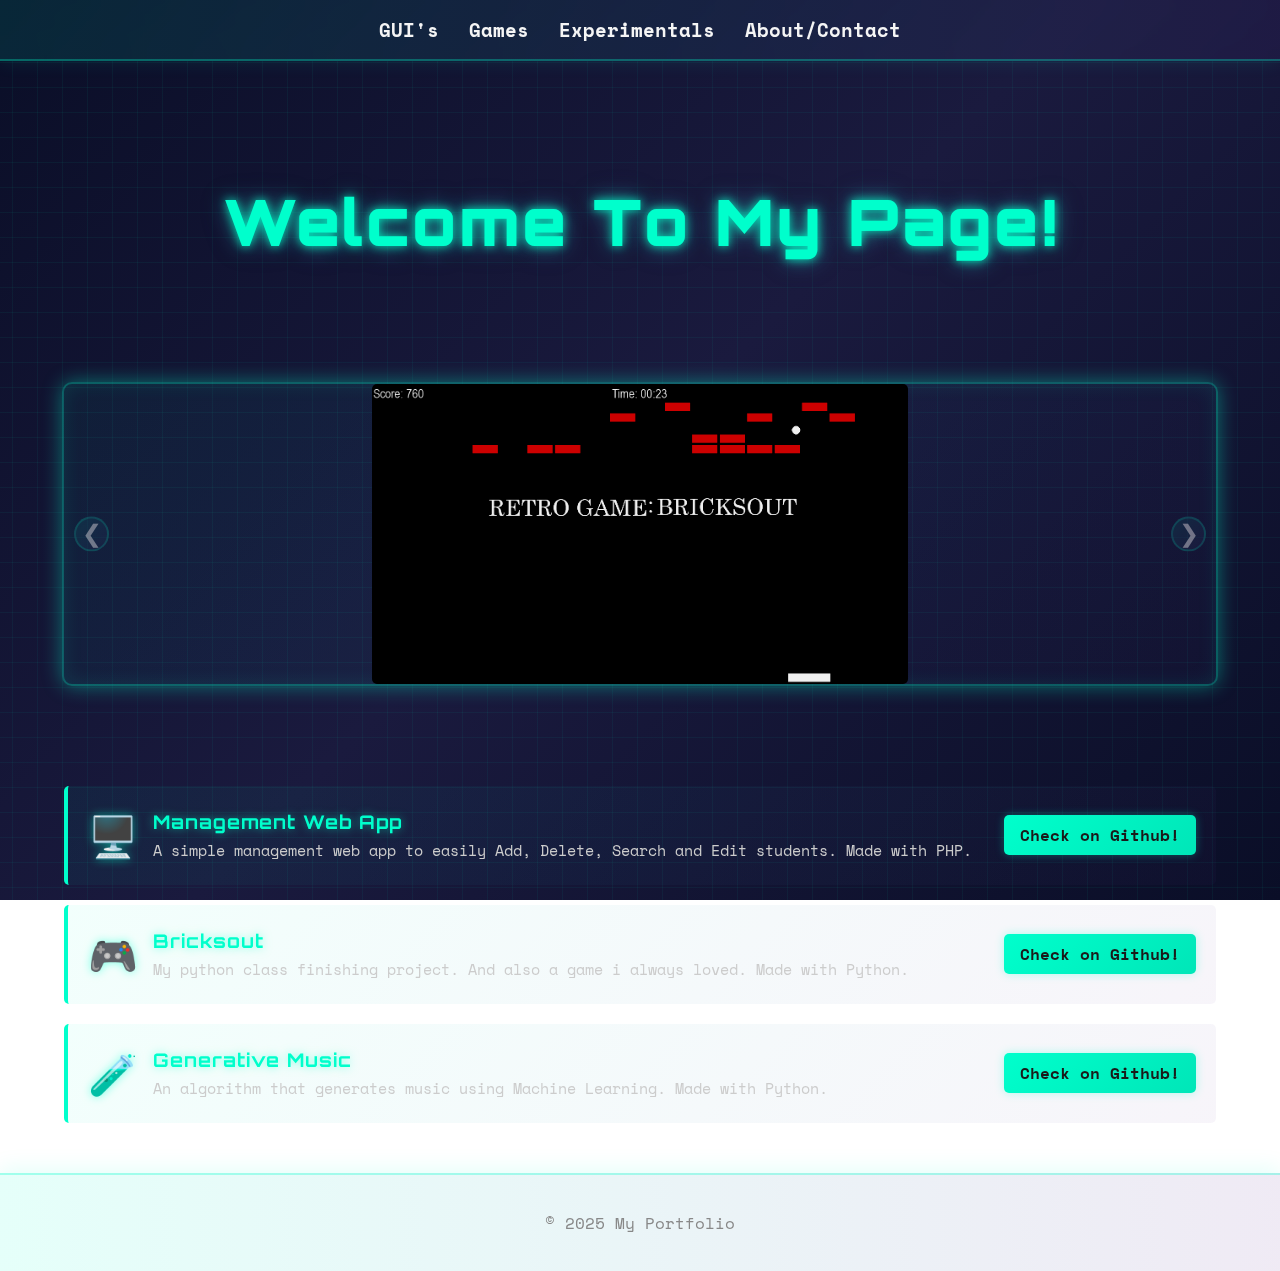
<file: index.html>
<!DOCTYPE html>
<html lang="en">
<head>
  <meta charset="UTF-8">
  <meta name="viewport" content="width=device-width, initial-scale=1.0">
  <title>My Portfolio</title>
  <link rel="stylesheet" href="css/style.css">
   <link rel="icon" type="image/png" sizes="32x32" href="favicon/favicon-32x32.png">
  <link rel="icon" type="image/png" sizes="16x16" href="favicon/favicon-16x16.png">
  <link rel="icon" href="favicon/favicon.ico">
</head>
<body>

  <!-- Top Menu -->
  <nav class="menu">
    <ul>
      <li><a href="pages/gui.html">GUI's</a></li>
      <li><a href="pages/games.html">Games</a></li>
      <li><a href="pages/exp.html">Experimentals</a></li>
      <li><a href="pages/about.html">About/Contact</a></li>
    </ul>
  </nav>

  <!-- Welcome Section -->
  <section class="welcome">
    <h1>Welcome To My Page!</h1>
  </section>

  <!-- Sliding Projects Section -->
  <section class="slider">
    <div class="slides">
      <a href="https://github.com/UnidentifiedObject/BricksOut" target="_blank" class="slide"><img src="img/bricksout.png" alt="Project 1"></a>
      <a href="https://github.com/UnidentifiedObject/Cannon" target="_blank" class="slide"><img src="img/canon.png" alt="Project 2"></a>
      <a href="https://github.com/UnidentifiedObject/Password_generator" target="_blank" class="slide"><img src="img/password.png" alt="Project 3"></a>
       <a href="https://github.com/UnidentifiedObject/Blocks" target="_blank" class="slide"><img src="img/blocks.png" alt="Project 4"></a>
    </div>

    <!--Navigation Arrows-->
    <button class="arrow prev">&#10094;</button>
    <button class="arrow next">&#10095;</button>
  </section>

<!-- Featured Projects -->
<section class="projects">
  <div class="project-item">
    <span class="emoji">🖥️</span>
    <div class="project-info">
      <h3>Management Web App</h3>
      <p>A simple management web app to easily Add, Delete, Search and Edit students. Made with PHP.</p>
    </div>
    <a href="https://github.com/UnidentifiedObject/StudentListApp" target="_blank" class="btn">Check on Github!</a>
  </div>

  <div class="project-item">
    <span class="emoji">🎮</span>
    <div class="project-info">
      <h3>Bricksout</h3>
      <p>My python class finishing project. And also a game i always loved. Made with Python.</p>
    </div>
    <a href="https://github.com/UnidentifiedObject/BricksOut" target="_blank" class="btn">Check on Github!</a>
  </div>

  <div class="project-item">
    <span class="emoji">🧪</span>
    <div class="project-info">
      <h3>Generative Music</h3>
      <p>An algorithm that generates music using Machine Learning. Made with Python.</p>
    </div>
    <a href="https://github.com/UnidentifiedObject/Generative-Music" target="_blank" class="btn">Check on Github!</a>
  </div>
</section>

  <!-- Footer -->
  <footer>
    <p>&copy; 2025 My Portfolio</p>
  </footer>

  <script src="js/slider.js"></script>
</body>
</html>
</file>
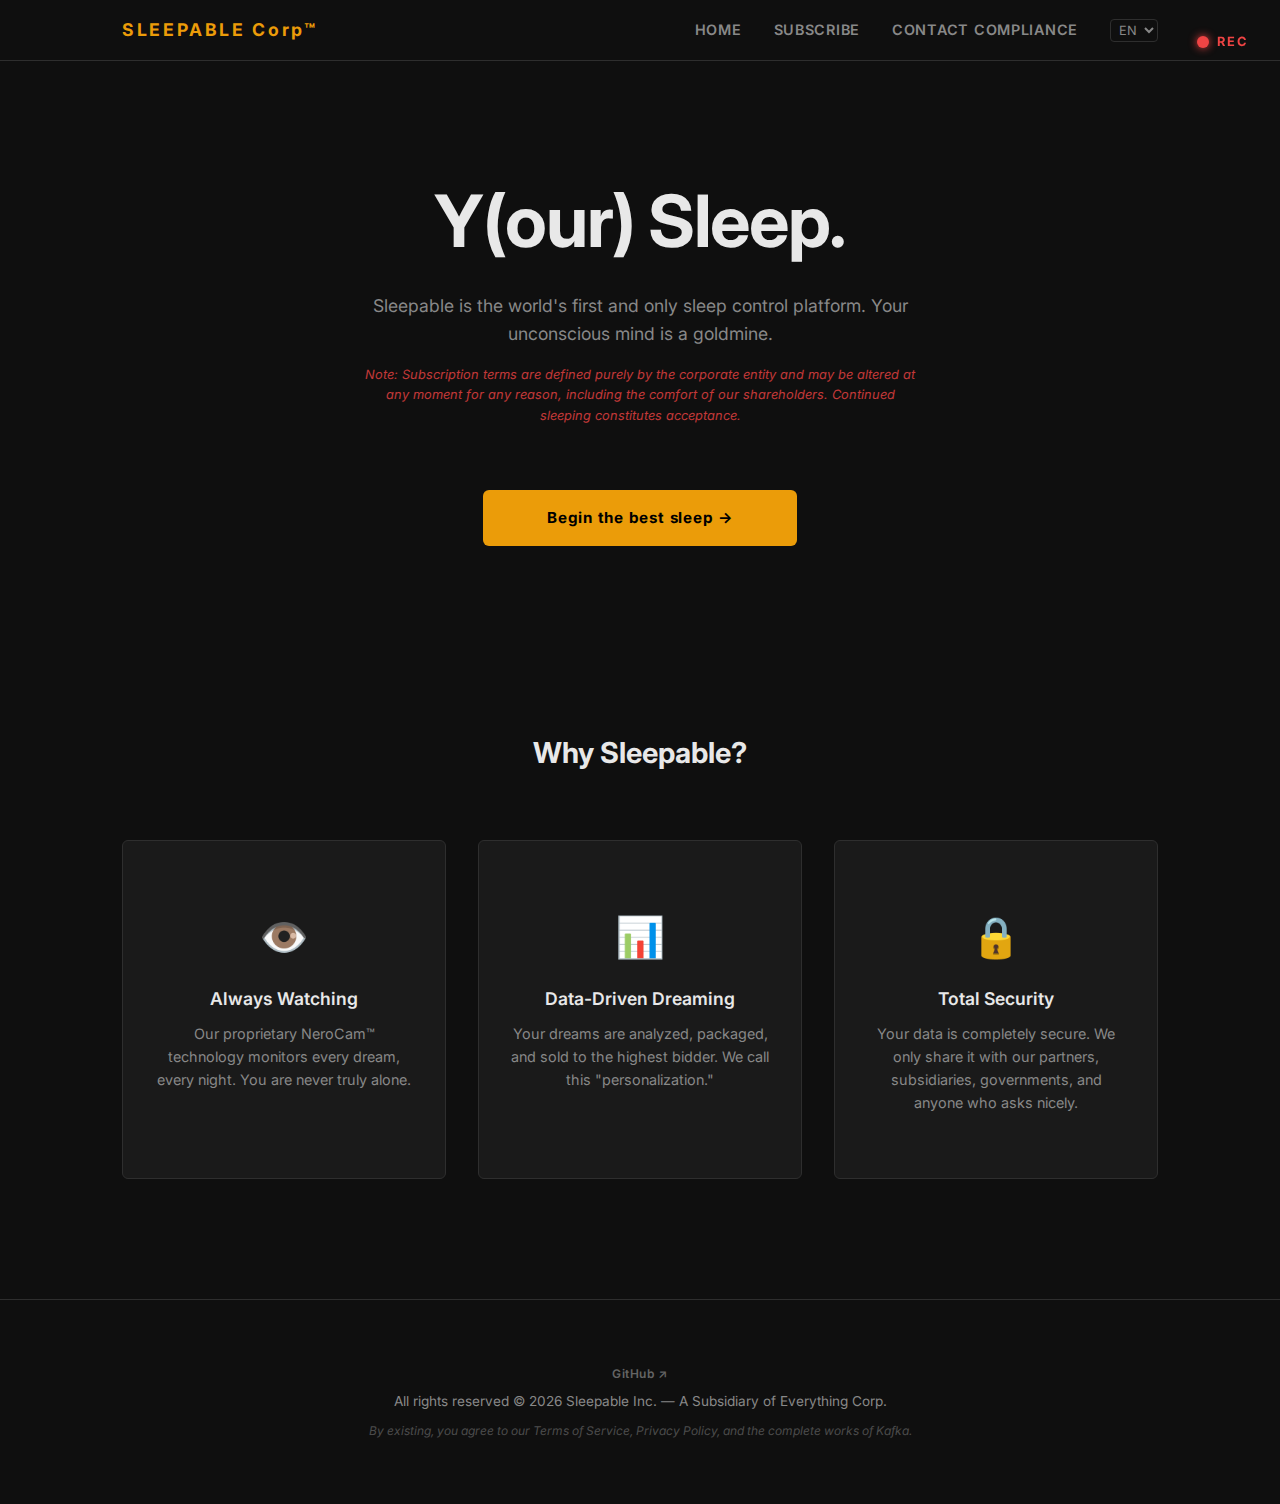
<file: sleepable/index.html>
<!DOCTYPE html>
<html lang="en">

<head>
    <meta charset="UTF-8">
    <meta name="viewport" content="width=device-width, initial-scale=1.0">
    <!-- Note: the title isn't easily translatable via CSS spans without JS, so we keep it bilingual or English -->
    <title>Sleepable.</title>
    <link rel="icon"
        href="data:image/svg+xml,<svg xmlns=%22http://www.w3.org/2000/svg%22 viewBox=%220 0 100 100%22><text y=%22.9em%22 font-size=%2290%22>👁️</text></svg>">
    <link rel="stylesheet" href="style.css">
    <link rel="preconnect" href="https://fonts.googleapis.com">
    <link href="https://fonts.googleapis.com/css2?family=Inter:wght@300;400;600;700&display=swap" rel="stylesheet">
    <script src="language.js" defer></script>
</head>

<body>

    <div class="recording-indicator">
        <span class="recording-dot"></span>
        <span class="en">REC</span>
        <span class="tr">KAYIT</span>
    </div>

    <header class="site-header">
        <div class="header-inner">
            <span class="logo">SLEEPABLE Corp™</span>
            <nav>
                <ul class="nav-links">
                    <li><a href="index.html">
                            <span class="en">Home</span><span class="tr">Anasayfa</span>
                        </a></li>
                    <li><a href="moneymoneymoney.html">
                            <span class="en">Subscribe</span><span class="tr">Abone Ol</span>
                        </a></li>
                    <li><a href="contact.html">
                            <span class="en">Contact Compliance</span><span class="tr">İletişim</span>
                        </a></li>
                    <li>
                        <select id="lang-select" class="lang-switcher">
                            <option value="en">EN</option>
                            <option value="tr">TR</option>
                        </select>
                    </li>
                </ul>
            </nav>
        </div>
    </header>

    <main>

        <section class="hero">
            <h1 class="hero-title glitch">
                <span class="en">Y(our) Sleep.</span>
                <span class="tr">Uykun(uz).</span>
            </h1>
            <p class="hero-subtitle">
                <span class="en">
                    Sleepable is the world's first and only sleep control platform.
                    Your unconscious mind is a goldmine.
                </span>
                <span class="tr">
                    Sleepable, dünyanın ilk ve tek uyku kontrol platformudur.<br>
                    Bilinçaltınız bir altın madeni.
                </span>
            </p>
            <p class="hero-disclaimer">
                <span class="en">
                    Note: Subscription terms are defined purely by the corporate entity and may be altered
                    at any moment for any reason, including the comfort of our shareholders.
                    Continued sleeping constitutes acceptance.
                </span>
                <span class="tr">
                    Not: Abonelik şartları tamamen kurum tarafından belirlenir ve herhangi bir zamanda,
                    hissedarlarımızın konforu dahil olmak üzere herhangi bir nedenle değiştirilebilir.
                    Uyumaya devam etmek şartları kabul ettiğiniz anlamına gelir.
                </span>
            </p>
            <a href="moneymoneymoney.html" class="cta-button">
                <span class="en">Begin the best sleep →</span><span class="tr">En iyi uykuya başla! →</span>
            </a>
        </section>

        <section class="features">
            <h2 class="section-title">
                <span class="en">Why Sleepable?</span><span class="tr">Neden Sleepable?</span>
            </h2>
            <div class="feature-grid">

                <div class="feature-card">
                    <span class="feature-icon">👁️</span>
                    <h3>
                        <span class="en">Always Watching</span><span class="tr">Her Zaman İzliyoruz</span>
                    </h3>
                    <p>
                        <span class="en">Our proprietary NeroCam™ technology monitors every dream, every night. You are
                            never truly alone.</span>
                        <span class="tr">Özel NeroCam™ teknolojimiz her rüyayı, her gece izler. Asla gerçekten yalnız
                            değilsiniz.</span>
                    </p>
                </div>

                <div class="feature-card">
                    <span class="feature-icon">📊</span>
                    <h3>
                        <span class="en">Data-Driven Dreaming</span><span class="tr">Veri Odaklı Rüya Görme</span>
                    </h3>
                    <p>
                        <span class="en">Your dreams are analyzed, packaged, and sold to the highest bidder. We call
                            this "personalization."</span>
                        <span class="tr">Rüyalarınız analiz edilir, paketlenir ve en yüksek teklifi verene satılır. Biz
                            buna "kişiselleştirme" diyoruz.</span>
                    </p>
                </div>

                <div class="feature-card">
                    <span class="feature-icon">🔒</span>
                    <h3>
                        <span class="en">Total Security</span><span class="tr">Mükemmel Güvenlik</span>
                    </h3>
                    <p>
                        <span class="en">Your data is completely secure. We only share it with our partners,
                            subsidiaries, governments, and anyone who asks nicely.</span>
                        <span class="tr">Verileriniz tamamen güvende. Onları sadece ortaklarımızla, yan kuruluşlarla,
                            hükümetlerle ve nazikçe soran herkesle paylaşıyoruz.</span>
                    </p>
                </div>

            </div>
        </section>

    </main>

    <footer class="site-footer">
        <div class="footer-social">
            <a href="https://github.com/UnidentifiedObject" target="_blank">
                <span class="en">GitHub ↗</span><span class="tr">GitHub ↗</span>
            </a>
        </div>
        <p>
            <span class="en">All rights reserved &copy; 2026 Sleepable Inc. — A Subsidiary of Everything Corp.</span>
            <span class="tr">Tüm hakları saklıdır &copy; 2026 Sleepable Inc. — Her Şey Corp. Bir İştiraki.</span>
        </p>
        <p class="footer-fine-print">
            <span class="en">By existing, you agree to our Terms of Service, Privacy Policy, and the complete works of
                Kafka.</span>
            <span class="tr">Var olarak, Hizmet Şartlarımızı, Gizlilik Politikamızı ve Kafka'nın tüm eserlerini okuyup
                anladığınızı kabul edersiniz.</span>
        </p>
    </footer>

</body>

</html>
</file>
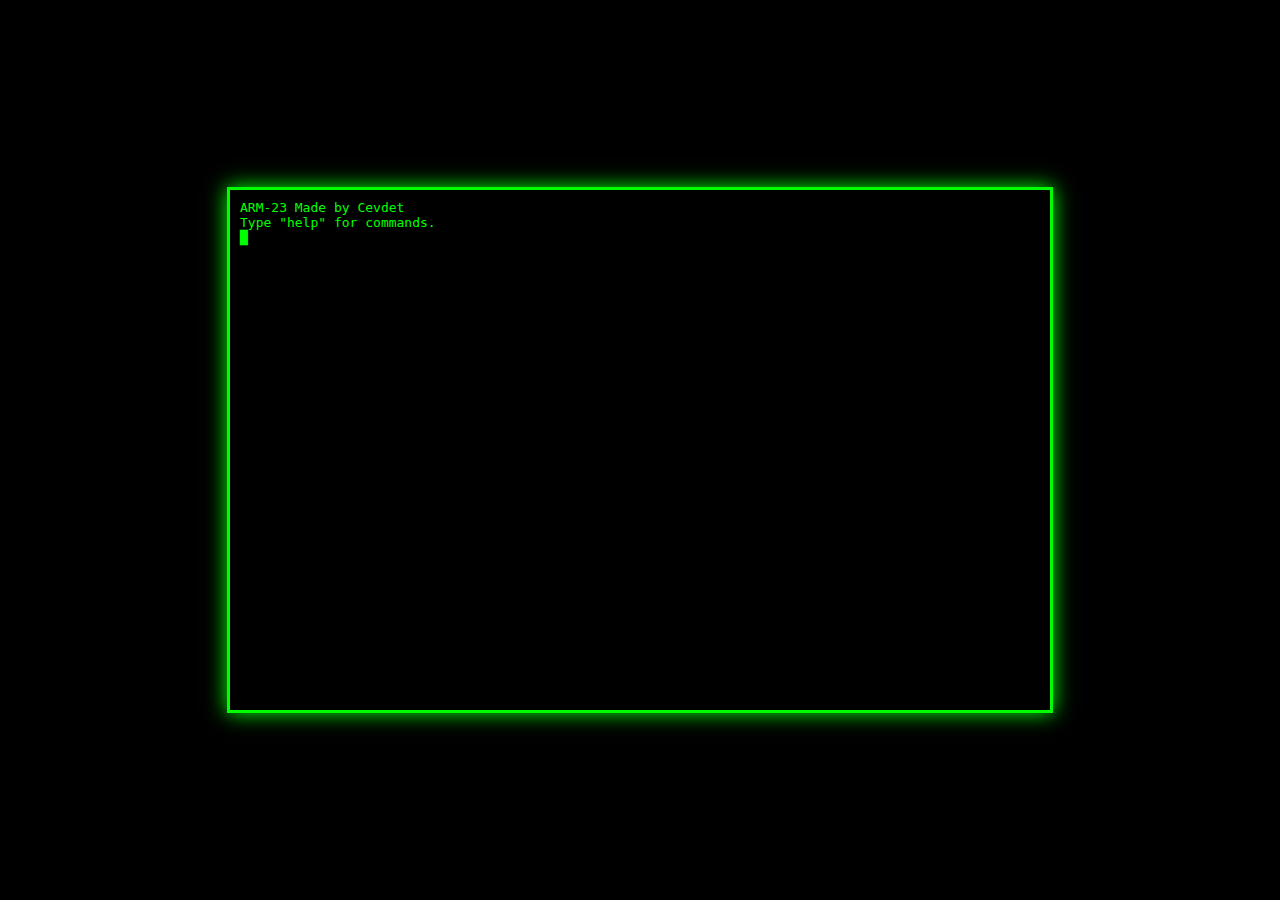
<file: terminal/index.html>
<!DOCTYPE html>
<html lang="en">
<head>
  <meta charset="UTF-8">
  <meta name="viewport" content="width=device-width, initial-scale=1.0">
  <title>ARM-23 Terminal</title>
  <link rel="stylesheet" href="style.css">
</head>
<body>
  <div id="terminal">
    <div id="header">ARM-23  Made by Cevdet</div>
    <div class="line">Type "help" for commands.</div>
    <div id="terminalLines">
      <div class="line" id="inputLine"><span id="cursor">█</span></div>
    </div>
  </div>

  <script src="terminal.js"></script>
  <script src="filesystem.js"></script>
</body>
</html>
</file>
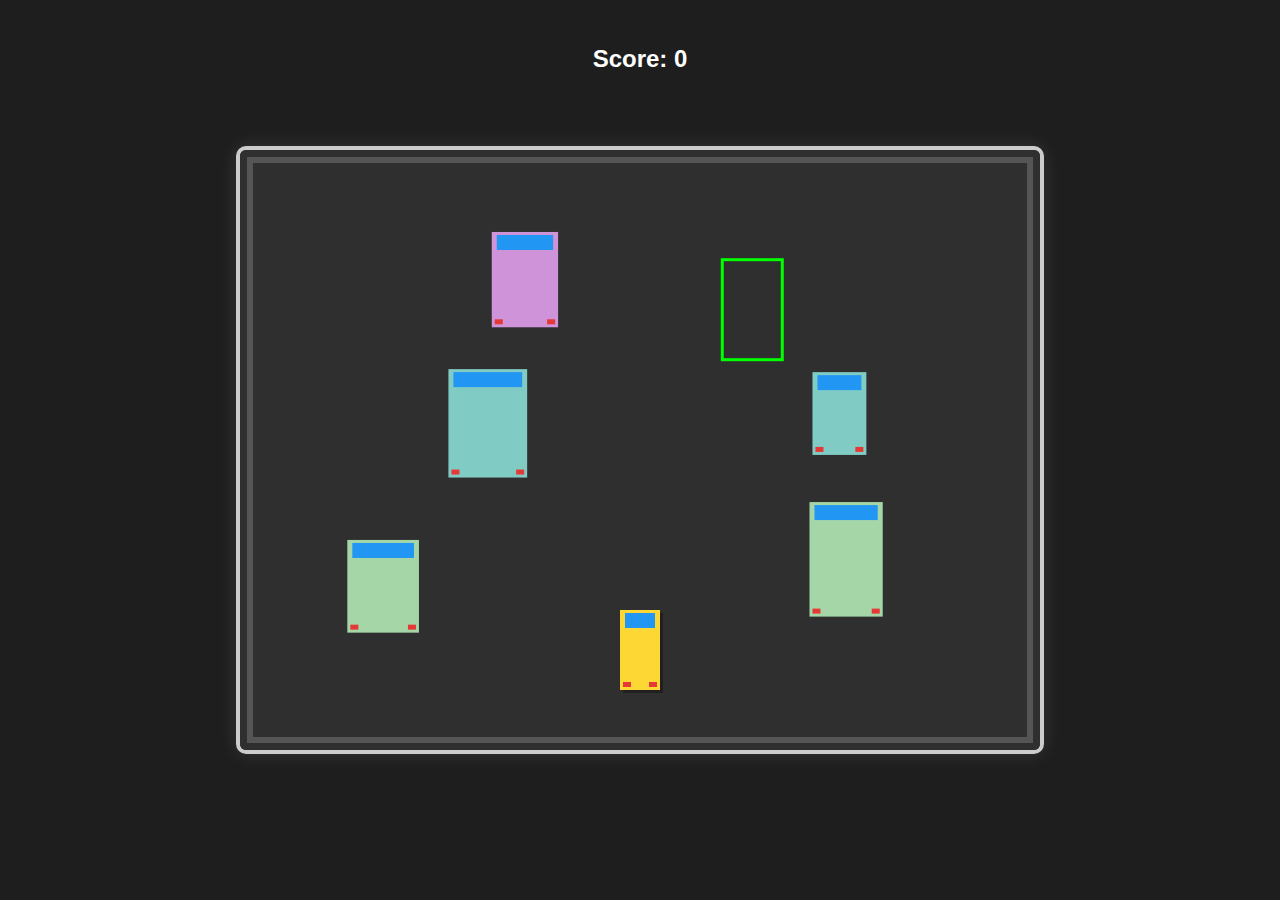
<file: live/parking-game.html>
<!DOCTYPE html>
<html lang="en">
<head>
  <meta charset="UTF-8" />
  <meta name="viewport" content="width=device-width, initial-scale=1.0">
  <title>Car Parking Game</title>
  <style>
    body {
      background: #1e1e1e;
      margin: 0;
      overflow: hidden;
      display: flex;
      justify-content: center;
      align-items: center;
      height: 100vh;
      color: white;
      font-family: "Segoe UI", sans-serif;
    }
    canvas {
      border: 4px solid #ccc;
      border-radius: 10px;
      box-shadow: 0 0 20px rgba(255,255,255,0.1);
      background: #2f2f2f;
    }
    #ui {
    position: absolute;
    top: 45px; 
    width: 100%;
    display: flex;
    justify-content: center;
    flex-direction: column;
    align-items: center;
    text-align: center;
    }

    #score {
      font-size: 1.5rem;
      font-weight: bold;
      margin-bottom: 8px;
    }
    #message {
      font-size: 1.2rem;
    }
  </style>
</head>
<body>
  <div id="ui">
    <div id="score">Score: 0</div>
    <div id="message"></div>
  </div>

  <canvas id="game" width="800" height="600"></canvas>

<script>
  const canvas = document.getElementById("game");
  const ctx = canvas.getContext("2d");
  const message = document.getElementById("message");
  const scoreEl = document.getElementById("score");

  const car = {
    x: 400,
    y: 500,
    width: 40,
    height: 80,
    angle: 0,
    speed: 0,
    maxSpeed: 4,
    accel: 0.2,
    friction: 0.05,
    turnSpeed: 3,
  };

  let obstacles = [];
  let parkingSpot = randomSpot();
  let gameState = "play"; // play, crashed, parked
  let score = 0;

  function randomSpot() {
    let attempts = 0;
    let spot;
    do {
      const x = 100 + Math.random() * 600;
      const y = 100 + Math.random() * 400;
      spot = { x, y, w: 60, h: 100 };
      attempts++;
      if (attempts > 100) break;
    } while (
      rectsOverlap(spot, { x: 400 - 60, y: 500 - 80, w: 120, h: 160 }) ||
      obstacles.some(o => rectsOverlap(spot, o))
    );
    return spot;
  }

  function generateObstacles(count = 5) {
    const newObstacles = [];
    let attempts = 0;

    while (newObstacles.length < count && attempts < 200) {
      attempts++;
      const w = 40 + Math.random() * 40;
      const h = 80 + Math.random() * 40;
      const x = 50 + Math.random() * (canvas.width - w - 100);
      const y = 50 + Math.random() * (canvas.height - h - 150);

      const newCar = { x, y, w, h, color: randomCarColor() };

      if (
        !rectsOverlap(newCar, { x: 400 - 60, y: 500 - 80, w: 120, h: 160 }) &&
        !rectsOverlap(newCar, parkingSpot) &&
        !newObstacles.some(o => rectsOverlap(o, newCar))
      ) {
        newObstacles.push(newCar);
      }
    }
    return newObstacles;
  }

  function randomCarColor() {
    const colors = ["#90caf9", "#f48fb1", "#a5d6a7", "#ffcc80", "#ce93d8", "#80cbc4"];
    return colors[Math.floor(Math.random() * colors.length)];
  }

  const keys = {};
  document.addEventListener("keydown", e => keys[e.key] = true);
  document.addEventListener("keyup", e => keys[e.key] = false);

  function update() {
    if (gameState !== "play") return;

    // movement
    if (keys["ArrowUp"]) car.speed = Math.min(car.speed + car.accel, car.maxSpeed);
    if (keys["ArrowDown"]) car.speed = Math.max(car.speed - car.accel, -car.maxSpeed / 2);
    if (!keys["ArrowUp"] && !keys["ArrowDown"]) {
      if (car.speed > 0) car.speed -= car.friction;
      if (car.speed < 0) car.speed += car.friction;
      if (Math.abs(car.speed) < 0.1) car.speed = 0;
    }

    if (car.speed !== 0) {
      if (keys["ArrowLeft"]) car.angle -= car.turnSpeed * (car.speed / car.maxSpeed);
      if (keys["ArrowRight"]) car.angle += car.turnSpeed * (car.speed / car.maxSpeed);
    }

    car.x += Math.sin(car.angle * Math.PI / 180) * car.speed;
    car.y -= Math.cos(car.angle * Math.PI / 180) * car.speed;

    // boundaries
    if (car.x < 0 || car.x > canvas.width || car.y < 0 || car.y > canvas.height) {
      crash();
    }

    // obstacle collisions (precise polygon check)
    for (const o of obstacles) {
      if (polyCollision(carPoly(car), rectPoly(o))) crash();
    }

    // strict parking check
    if (fullyInside(car, parkingSpot) && Math.abs(car.speed) < 0.3) {
      park();
    }
  }

  // --- Geometry helpers ---
  function carPoly(c) {
    const w = c.width, h = c.height;
    const pts = [
      { x: -w / 2, y: -h / 2 },
      { x: w / 2, y: -h / 2 },
      { x: w / 2, y: h / 2 },
      { x: -w / 2, y: h / 2 }
    ].map(p => rotatePoint(p, c.angle));
    return pts.map(p => ({ x: p.x + c.x, y: p.y + c.y }));
  }

  function rectPoly(r) {
    return [
      { x: r.x, y: r.y },
      { x: r.x + r.w, y: r.y },
      { x: r.x + r.w, y: r.y + r.h },
      { x: r.x, y: r.y + r.h }
    ];
  }

  function rotatePoint(p, angleDeg) {
    const rad = angleDeg * Math.PI / 180;
    return {
      x: p.x * Math.cos(rad) - p.y * Math.sin(rad),
      y: p.x * Math.sin(rad) + p.y * Math.cos(rad)
    };
  }

  function polyCollision(poly1, poly2) {
    const polys = [poly1, poly2];
    for (let i = 0; i < polys.length; i++) {
      const poly = polys[i];
      for (let j = 0; j < poly.length; j++) {
        const k = (j + 1) % poly.length;
        const edge = { x: poly[k].x - poly[j].x, y: poly[k].y - poly[j].y };
        const axis = { x: -edge.y, y: edge.x };

        let [minA, maxA] = projectPolygon(axis, poly1);
        let [minB, maxB] = projectPolygon(axis, poly2);
        if (maxA < minB || maxB < minA) return false;
      }
    }
    return true;
  }

  function projectPolygon(axis, poly) {
    const dots = poly.map(p => (p.x * axis.x + p.y * axis.y) / (Math.hypot(axis.x, axis.y)));
    return [Math.min(...dots), Math.max(...dots)];
  }

  function fullyInside(car, spot) {
    const poly = carPoly(car);
    return poly.every(p => (
      p.x > spot.x &&
      p.x < spot.x + spot.w &&
      p.y > spot.y &&
      p.y < spot.y + spot.h
    ));
  }

  // --- Rendering ---
  function drawBackground() {
    ctx.fillStyle = "#2f2f2f";
    ctx.fillRect(0, 0, canvas.width, canvas.height);

    ctx.strokeStyle = "#555";
    ctx.lineWidth = 6;
    ctx.strokeRect(10, 10, canvas.width - 20, canvas.height - 20);
  }

  function drawCar() {
    ctx.save();
    ctx.translate(car.x, car.y);
    ctx.rotate(car.angle * Math.PI / 180);

    // Shadow
    ctx.fillStyle = "rgba(0,0,0,0.3)";
    ctx.fillRect(-car.width / 2 + 3, -car.height / 2 + 3, car.width, car.height);

    // Car body
    ctx.fillStyle = "#fdd835";
    ctx.fillRect(-car.width / 2, -car.height / 2, car.width, car.height);

    // Front windshield
    ctx.fillStyle = "#2196f3";
    ctx.fillRect(-car.width / 2 + 5, -car.height / 2 + 3, car.width - 10, 15);

    // Rear lights
    ctx.fillStyle = "#e53935";
    ctx.fillRect(-car.width / 2 + 3, car.height / 2 - 8, 8, 5);
    ctx.fillRect(car.width / 2 - 11, car.height / 2 - 8, 8, 5);

    ctx.restore();
  }

  function drawObstacleCar(o) {
    ctx.save();
    ctx.fillStyle = o.color;
    ctx.fillRect(o.x, o.y, o.w, o.h);

    ctx.fillStyle = "#2196f3";
    ctx.fillRect(o.x + 5, o.y + 3, o.w - 10, 15);

    ctx.fillStyle = "#e53935";
    ctx.fillRect(o.x + 3, o.y + o.h - 8, 8, 5);
    ctx.fillRect(o.x + o.w - 11, o.y + o.h - 8, 8, 5);

    ctx.restore();
  }

  function drawObstacles() {
    for (const o of obstacles) drawObstacleCar(o);
  }

  function drawParkingSpot() {
    ctx.save();
    ctx.strokeStyle = "lime";
    ctx.lineWidth = 3;
    ctx.strokeRect(parkingSpot.x, parkingSpot.y, parkingSpot.w, parkingSpot.h);
    ctx.restore();
  }

  function draw() {
    drawBackground();
    drawObstacles();
    drawParkingSpot();
    drawCar();
  }

  // --- Game states ---
  function crash() {
  gameState = "crashed";
  score = 0; // reset score on crash
  scoreEl.textContent = `Score: ${score}`; // update UI
  message.textContent = "💥 You Crashed! Restarting...";
  setTimeout(resetGame, 1500);
  }


  function park() {
    gameState = "parked";
    score++;
    scoreEl.textContent = `Score: ${score}`;
    message.textContent = "✅ Perfect Park! New spot incoming...";
    setTimeout(() => {
      parkingSpot = randomSpot();
      obstacles = generateObstacles();
      resetCar();
      message.textContent = "";
      gameState = "play";
    }, 1500);
  }

  function resetGame() {
    resetCar();
    parkingSpot = randomSpot();
    obstacles = generateObstacles();
    message.textContent = "";
    gameState = "play";
  }

  function resetCar() {
    car.x = 400;
    car.y = 500;
    car.angle = 0;
    car.speed = 0;
  }

  function gameLoop() {
    update();
    draw();
    requestAnimationFrame(gameLoop);
  }

  function rectsOverlap(a, b) {
    return !(a.x + a.w < b.x || a.x > b.x + b.w || a.y + a.h < b.y || a.y > b.y + b.h);
  }

  // initial generation
  obstacles = generateObstacles();

  gameLoop();
</script>

</body>
</html>
</file>
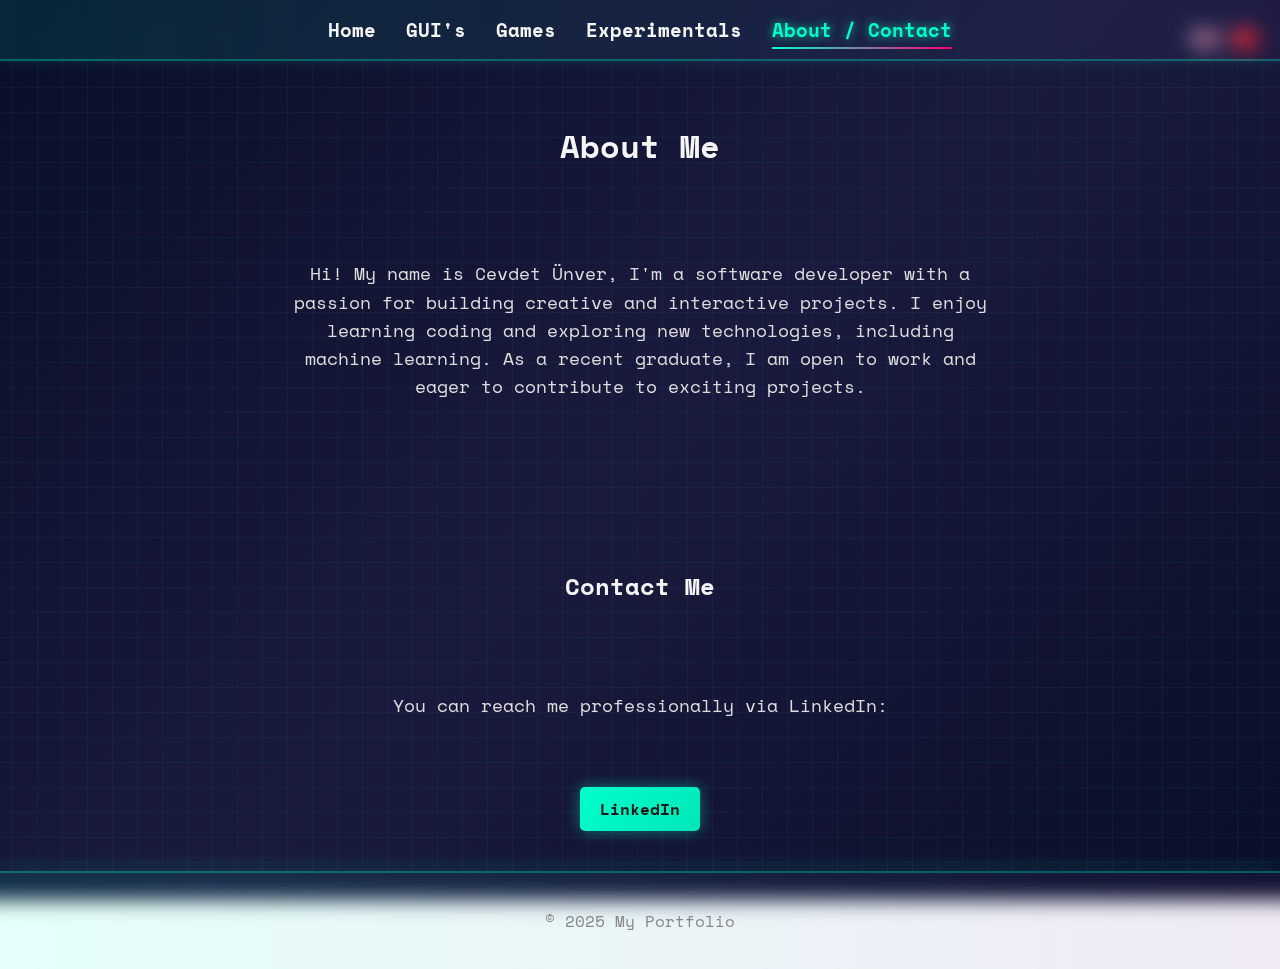
<file: pages/about.html>
<!DOCTYPE html>
<html lang="en">
<head>
  <meta charset="UTF-8">
  <meta name="viewport" content="width=device-width, initial-scale=1.0">
  <title>About Me - My Portfolio</title>
  <link rel="stylesheet" href="../css/style.css"> <!-- adjust path if needed -->
</head>
<body>
  <!-- Top Menu -->
  <nav class="menu">
    <ul>
      <li><a href="../index.html">Home</a></li>
      <li><a href="gui.html">GUI's</a></li>
      <li><a href="games.html">Games</a></li>
      <li><a href="exp.html">Experimentals</a></li>
      <li><a href="about.html" class="active">About / Contact</a></li>
    </ul>
  </nav>

  <!-- Language Selector -->
<!-- Language Selector -->
<div class="language-selector">
  <span class="flag" onclick="setLanguage('en')">🇬🇧</span>
  <span class="flag" onclick="setLanguage('tr')">🇹🇷</span>
</div>



  <main>
    <!-- About Me Section -->
    <section class="about">
  <h1 id="about-title">About Me</h1>
  <p id="about-text">
   Hi! My name is Cevdet Ünver, I'm a software developer with a passion for building creative and interactive projects.  I enjoy learning coding and exploring new technologies, including machine learning. As a recent graduate, I am open to work and eager to contribute to exciting projects.
  </p>
</section>

<section class="contact" style="margin-top:50px; text-align:center;">
  <h2>Contact Me</h2>
  <p id="contact-text">You can reach me professionally via LinkedIn:</p>
  <a href="https://www.linkedin.com/in/cevdet-%C3%BC-88a111239/" target="_blank" class="btn">LinkedIn</a>
</section>

  </main>

  <!-- Footer -->
  <footer>
    <p>&copy; 2025 My Portfolio</p>
  </footer>

  <script src="../js/lang.js"></script>

</body>
</html>
</file>
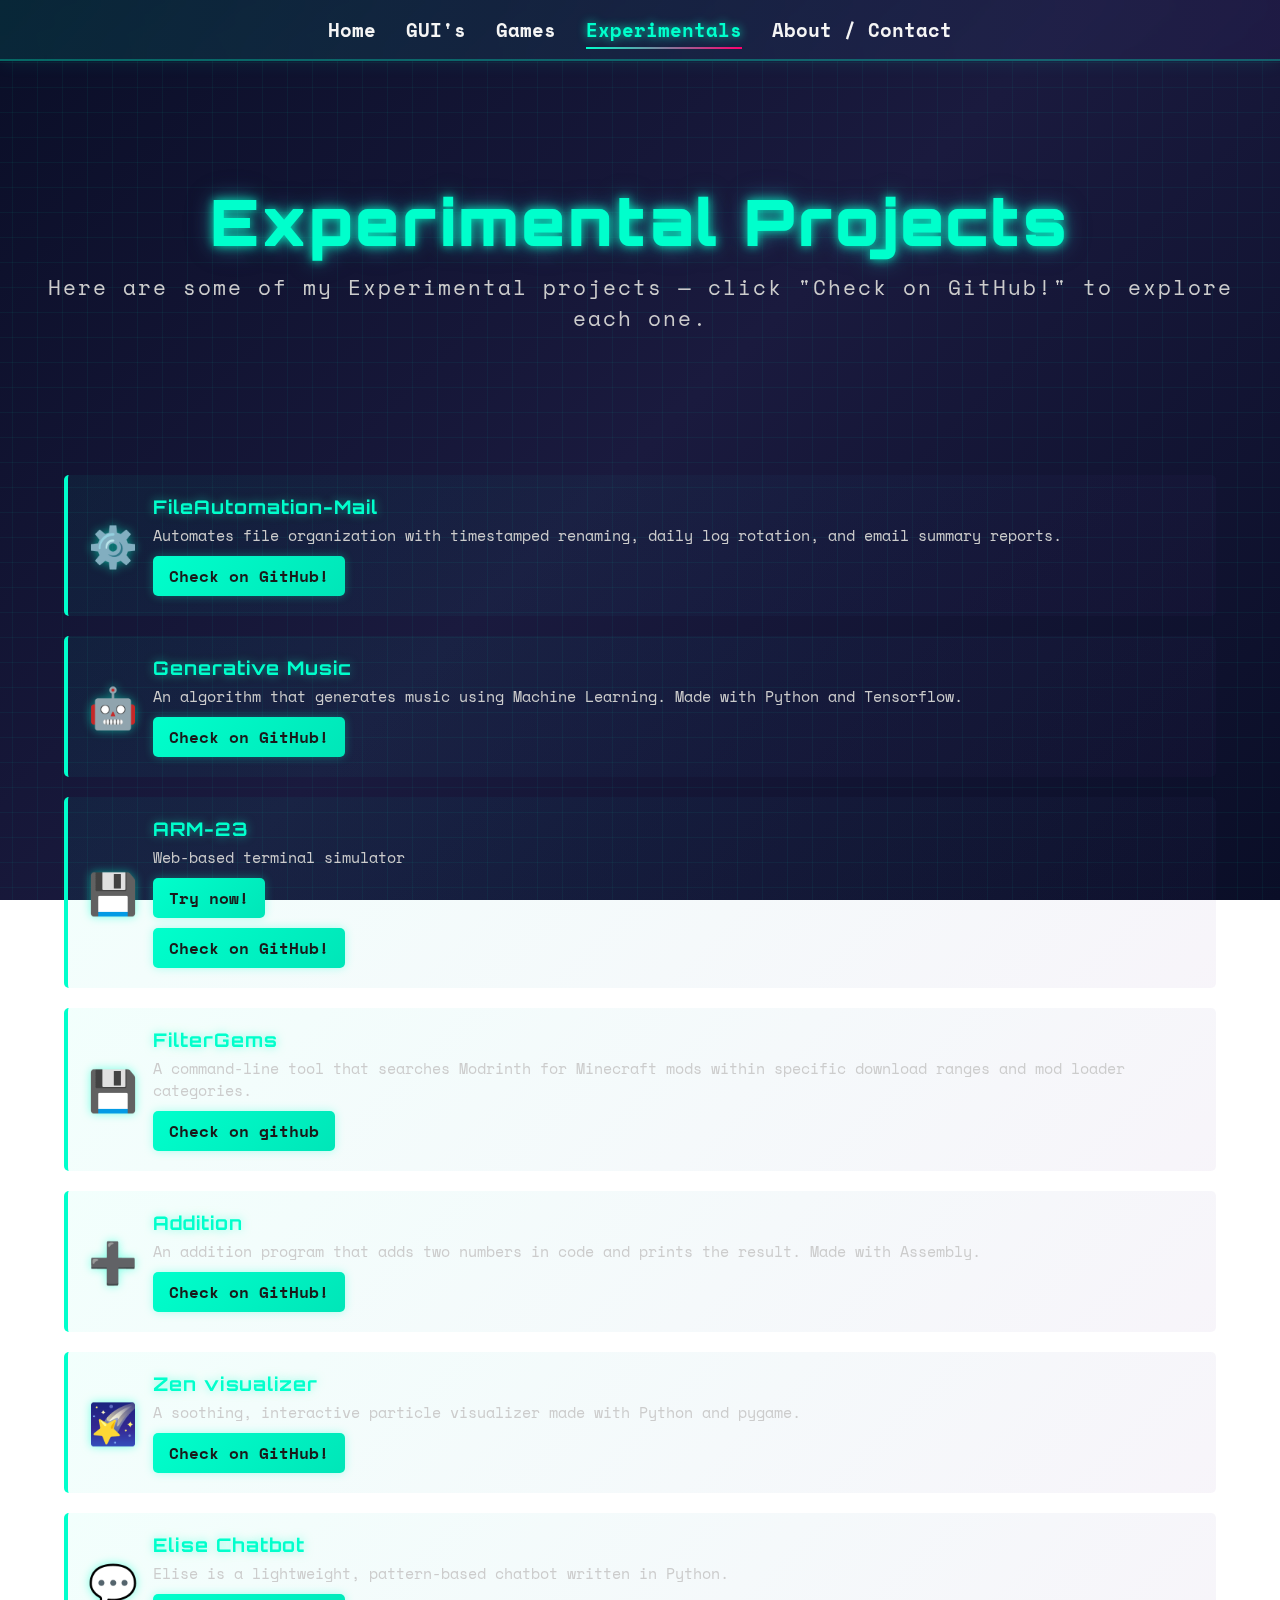
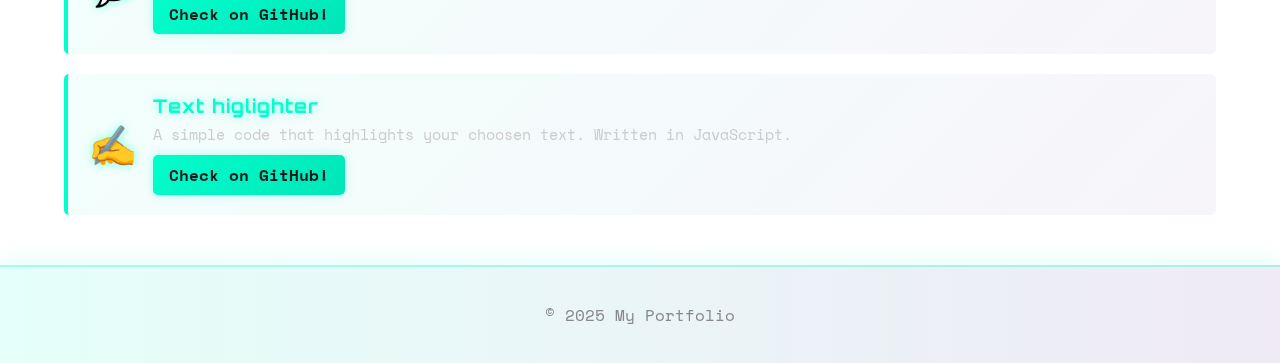
<file: pages/exp.html>
<!DOCTYPE html>
<html lang="en">
<head>
  <meta charset="UTF-8">
  <meta name="viewport" content="width=device-width, initial-scale=1.0">
  <title>Experimental Projects - My Portfolio</title>
  <link rel="stylesheet" href="../css/style.css">
</head>
<body>
  <!-- Top Menu -->
  <nav class="menu">
    <ul>
      <li><a href="../index.html">Home</a></li>
      <li><a href="gui.html">GUI's</a></li>
      <li><a href="games.html">Games</a></li>
      <li><a href="exp.html" class="active">Experimentals</a></li>
      <li><a href="about.html">About / Contact</a></li>
    </ul>
  </nav>

  <main>
    <!-- Page Title -->
    <section class="welcome">
      <h1>Experimental Projects</h1>
      <p style="color:#ccc; text-align:center; margin-top:10px;">
        Here are some of my Experimental projects — click "Check on GitHub!" to explore each one.
      </p>
    </section>

    <!-- Projects List -->
    <section class="projects">

      <div class="project-item">
        <span class="emoji">⚙️</span>
        <div class="project-info">
          <h3>FileAutomation-Mail</h3>
          <p>Automates file organization with timestamped renaming, daily log rotation, and email summary reports.</p>
          <div class="project-links">
            <a href="https://github.com/UnidentifiedObject/FileAutomation-Mail" target="_blank" class="btn">Check on GitHub!</a>
            
          </div>
        </div>
      </div>

       <div class="project-item">
        <span class="emoji">🤖</span>
        <div class="project-info">
          <h3>Generative Music</h3>
          <p>An algorithm that generates music using Machine Learning. Made with Python and Tensorflow.</p>
          <div class="project-links">
            <a href="https://github.com/UnidentifiedObject/Generative-Music" target="_blank" class="btn">Check on GitHub!</a>
            
          </div>
        </div>
      </div>

      <div class="project-item">
        <span class="emoji">💾</span>
        <div class="project-info">
          <h3>ARM-23</h3>
          <p>Web-based terminal simulator</p>
          <div class="project-links">
            <a href="../terminal/index.html" target="_blank" class="btn">Try now!</a>
          </div>
          <div class="project-links">
            <a href="https://github.com/UnidentifiedObject/ARM-23" target="_blank" class="btn">Check on GitHub!</a>
          </div>
        </div>
      </div>

      <div class="project-item">
        <span class="emoji">💾</span>
        <div class="project-info">
          <h3>FilterGems</h3>
          <p>A command-line tool that searches Modrinth for Minecraft mods within specific download ranges and mod loader categories. </p>
          <div class="project-links">
            <a href="https://github.com/UnidentifiedObject/FilterGems" target="_blank" class="btn">Check on github</a>
          </div>
        </div>
      </div>

      <div class="project-item">
        <span class="emoji">➕</span>
        <div class="project-info">
          <h3>Addition</h3>
          <p>An addition program that adds two numbers in code and prints the result. Made with Assembly. </p>
          <div class="project-links">
            <a href="https://github.com/UnidentifiedObject/addition" target="_blank" class="btn">Check on GitHub!</a>
            
          </div>
        </div>
      </div>

      <div class="project-item">
        <span class="emoji">🌠</span>
        <div class="project-info">
          <h3>Zen visualizer</h3>
          <p>A soothing, interactive particle visualizer made with Python and pygame.</p>
          <div class="project-links">
            <a href="https://github.com/UnidentifiedObject/zen-visualizer" target="_blank" class="btn">Check on GitHub!</a>
            
          </div>
        </div>
      </div>

      <div class="project-item">
        <span class="emoji">💬</span>
        <div class="project-info">
          <h3>Elise Chatbot</h3>
          <p>Elise is a lightweight, pattern-based chatbot written in Python.</p>
          <div class="project-links">
            <a href="https://github.com/UnidentifiedObject/elise-chatbot" target="_blank" class="btn">Check on GitHub!</a>
            
          </div>
        </div>
      </div>

      <div class="project-item">
        <span class="emoji">✍️</span>
        <div class="project-info">
          <h3>Text higlighter</h3>
          <p>A simple code that highlights your choosen text. Written in JavaScript.</p>
          <div class="project-links">
            <a href="https://github.com/UnidentifiedObject/text_highlighter" target="_blank" class="btn">Check on GitHub!</a>
            
          </div>
        </div>
      </div>

    </section>
  </main>

  <!-- Footer -->
  <footer>
    <p>&copy; 2025 My Portfolio</p>
  </footer>
</body>
</html>
</file>
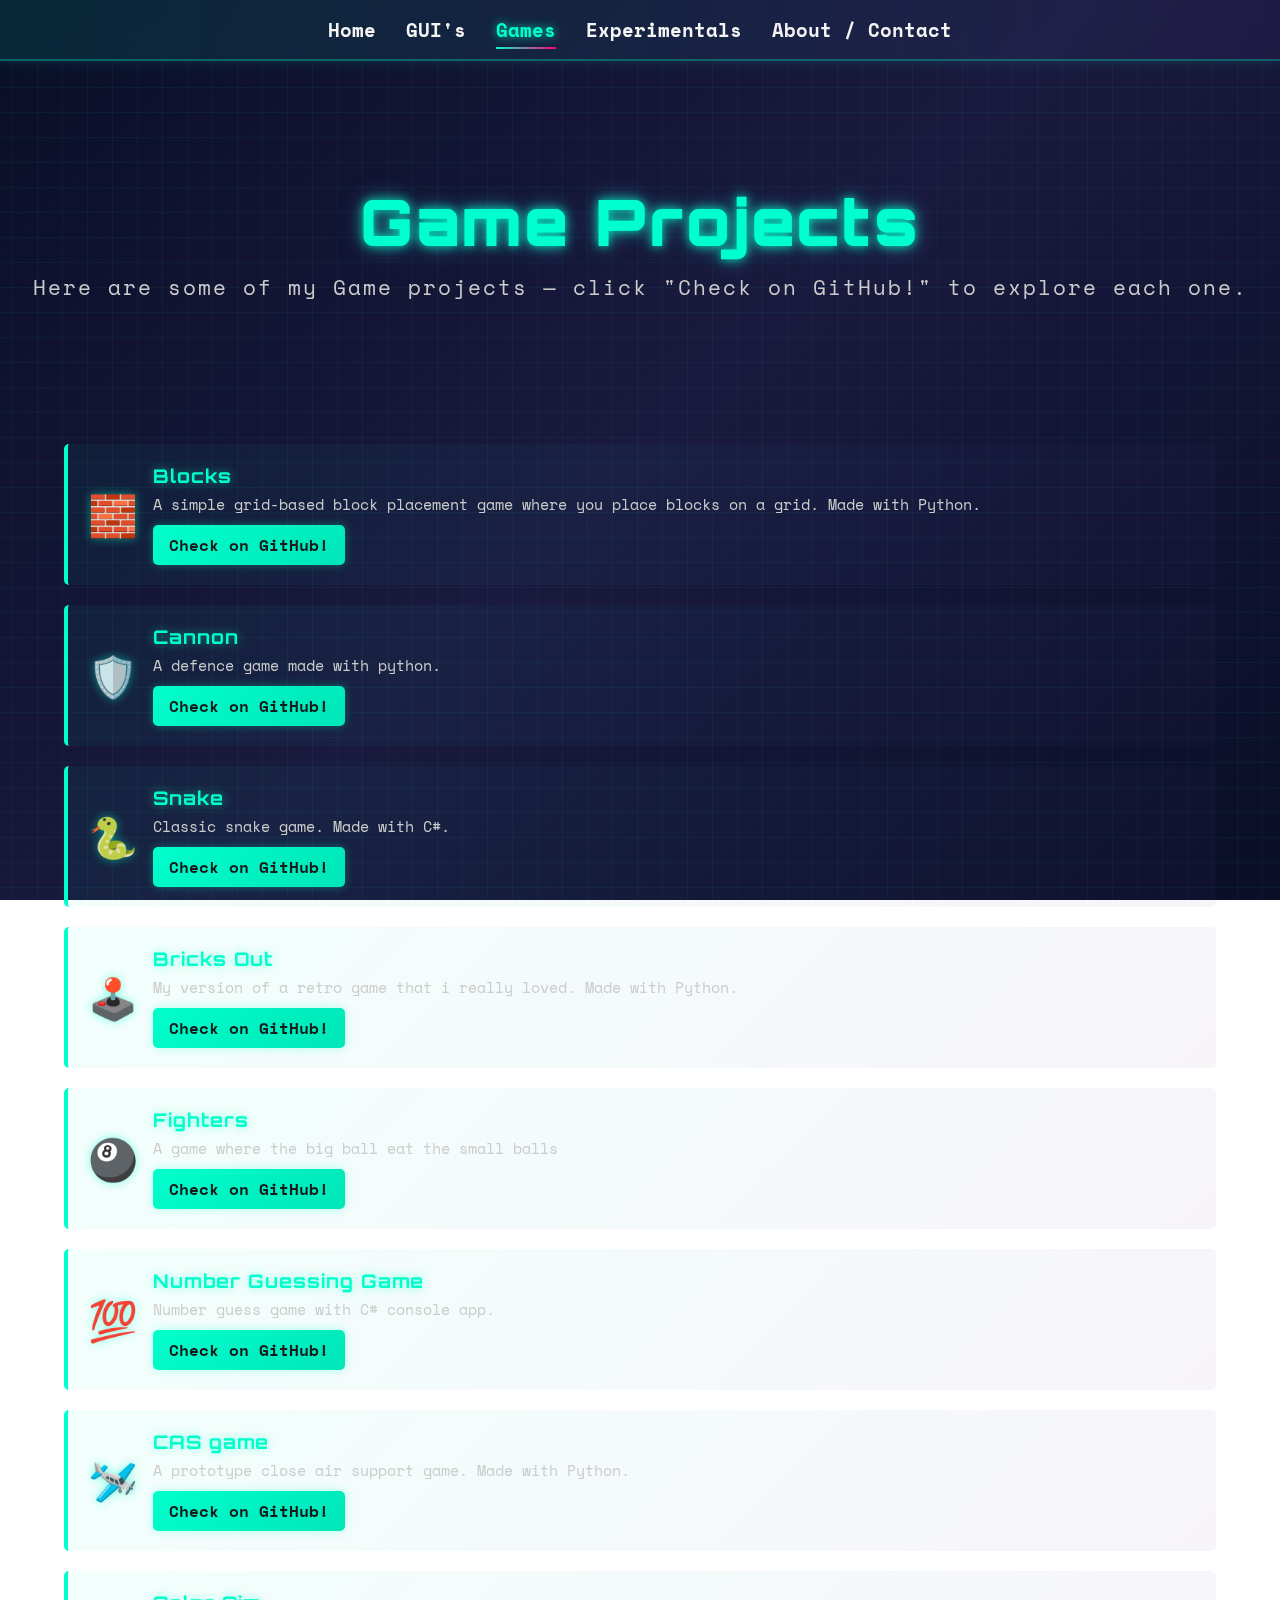
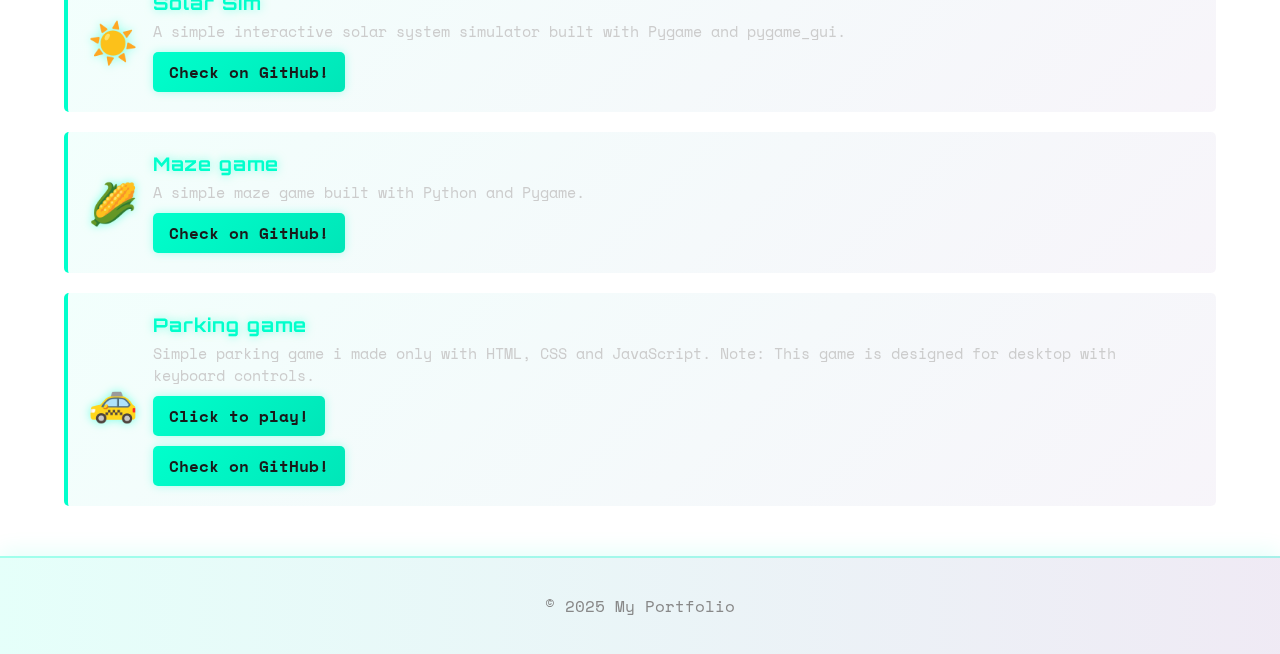
<file: pages/games.html>
<!DOCTYPE html>
<html lang="en">
<head>
  <meta charset="UTF-8">
  <meta name="viewport" content="width=device-width, initial-scale=1.0">
  <title>Game Projects - My Portfolio</title>
  <link rel="stylesheet" href="../css/style.css">
</head>
<body>
  <!-- Top Menu -->
  <nav class="menu">
    <ul>
      <li><a href="../index.html">Home</a></li>
      <li><a href="gui.html">GUI's</a></li>
      <li><a href="games.html" class="active">Games</a></li>
      <li><a href="exp.html">Experimentals</a></li>
      <li><a href="about.html">About / Contact</a></li>
    </ul>
  </nav>

  <main>
    <!-- Page Title -->
    <section class="welcome">
      <h1>Game Projects</h1>
      <p style="color:#ccc; text-align:center; margin-top:10px;">
        Here are some of my Game projects — click "Check on GitHub!" to explore each one.
      </p>
    </section>

    <!-- Projects List -->
    <section class="projects">
      <div class="project-item">
        <span class="emoji">🧱</span>
        <div class="project-info">
          <h3>Blocks</h3>
          <p>A simple grid-based block placement game where you place blocks on a grid. Made with Python.</p>
          <div class="project-links">
            <a href="https://github.com/UnidentifiedObject/Blocks" target="_blank" class="btn">Check on GitHub!</a>
          </div>
        </div>
      </div>

      <div class="project-item">
        <span class="emoji">🛡️</span>
        <div class="project-info">
          <h3>Cannon</h3>
          <p>A defence game made with python.</p>
          <div class="project-links">
            <a href="https://github.com/UnidentifiedObject/Cannon" target="_blank" class="btn">Check on GitHub!</a>
          </div>
        </div>
      </div>

      <div class="project-item">
        <span class="emoji">🐍</span>
        <div class="project-info">
          <h3>Snake</h3>
          <p>Classic snake game. Made with C#.</p>
          <div class="project-links">
            <a href="https://github.com/UnidentifiedObject/snake" target="_blank" class="btn">Check on GitHub!</a>
          </div>
        </div>
      </div>

       <div class="project-item">
        <span class="emoji">🕹️</span>
        <div class="project-info">
          <h3>Bricks Out</h3>
          <p>My version of a retro game that i really loved. Made with Python.</p>
          <div class="project-links">
            <a href="https://github.com/UnidentifiedObject/BricksOut" target="_blank" class="btn">Check on GitHub!</a> 
          </div>
        </div>
      </div>

       <div class="project-item">
        <span class="emoji">🎱</span>
        <div class="project-info">
          <h3>Fighters</h3>
          <p>A game where the big ball eat the small balls</p>
          <div class="project-links">
            <a href="https://github.com/UnidentifiedObject/Fighters" target="_blank" class="btn">Check on GitHub!</a>  
          </div>
        </div>
      </div>

      <div class="project-item">
        <span class="emoji">💯</span>
        <div class="project-info">
          <h3>Number Guessing Game</h3>
          <p>Number guess game with C# console app.</p>
          <div class="project-links">
            <a href="https://github.com/UnidentifiedObject/NumberGuessingGame" target="_blank" class="btn">Check on GitHub!</a>    
          </div>
        </div>
      </div>

      <div class="project-item">
        <span class="emoji">🛩️</span>
        <div class="project-info">
          <h3>CAS game</h3>
          <p>A prototype close air support game. Made with Python.</p>
          <div class="project-links">
            <a href="https://github.com/UnidentifiedObject/CAS_game" target="_blank" class="btn">Check on GitHub!</a>            
          </div>
        </div>
      </div>

      <div class="project-item">
        <span class="emoji">☀️</span>
        <div class="project-info">
          <h3>Solar Sim</h3>
          <p>A simple interactive solar system simulator built with Pygame and pygame_gui.</p>
          <div class="project-links">
            <a href="https://github.com/UnidentifiedObject/Solar_simulator" target="_blank" class="btn">Check on GitHub!</a>
            
          </div>
        </div>
      </div>

      <div class="project-item">
        <span class="emoji">🌽</span>
        <div class="project-info">
          <h3>Maze game</h3>
          <p>A simple maze game built with Python and Pygame.</p>
          <div class="project-links">
            <a href="https://github.com/UnidentifiedObject/Maze_Game" target="_blank" class="btn">Check on GitHub!</a>
          </div>
        </div>
      </div>

      <div class="project-item">
        <span class="emoji">🚕</span>
        <div class="project-info">
          <h3>Parking game</h3>
          <p>Simple parking game i made only with HTML, CSS and JavaScript. Note: This game is designed for desktop with keyboard controls.</p>
          <div class="project-links">
            <a href="../live/parking-game.html" target="_blank" class="btn">Click to play!</a>
          </div>
          <div class="project-links">
            <a href="https://github.com/UnidentifiedObject/my-website" target="_blank" class="btn">Check on GitHub!</a>
          </div>
        </div>
      </div>


    </section>
  </main>

  <!-- Footer -->
  <footer>
    <p>&copy; 2025 My Portfolio</p>
  </footer>
</body>
</html>
</file>
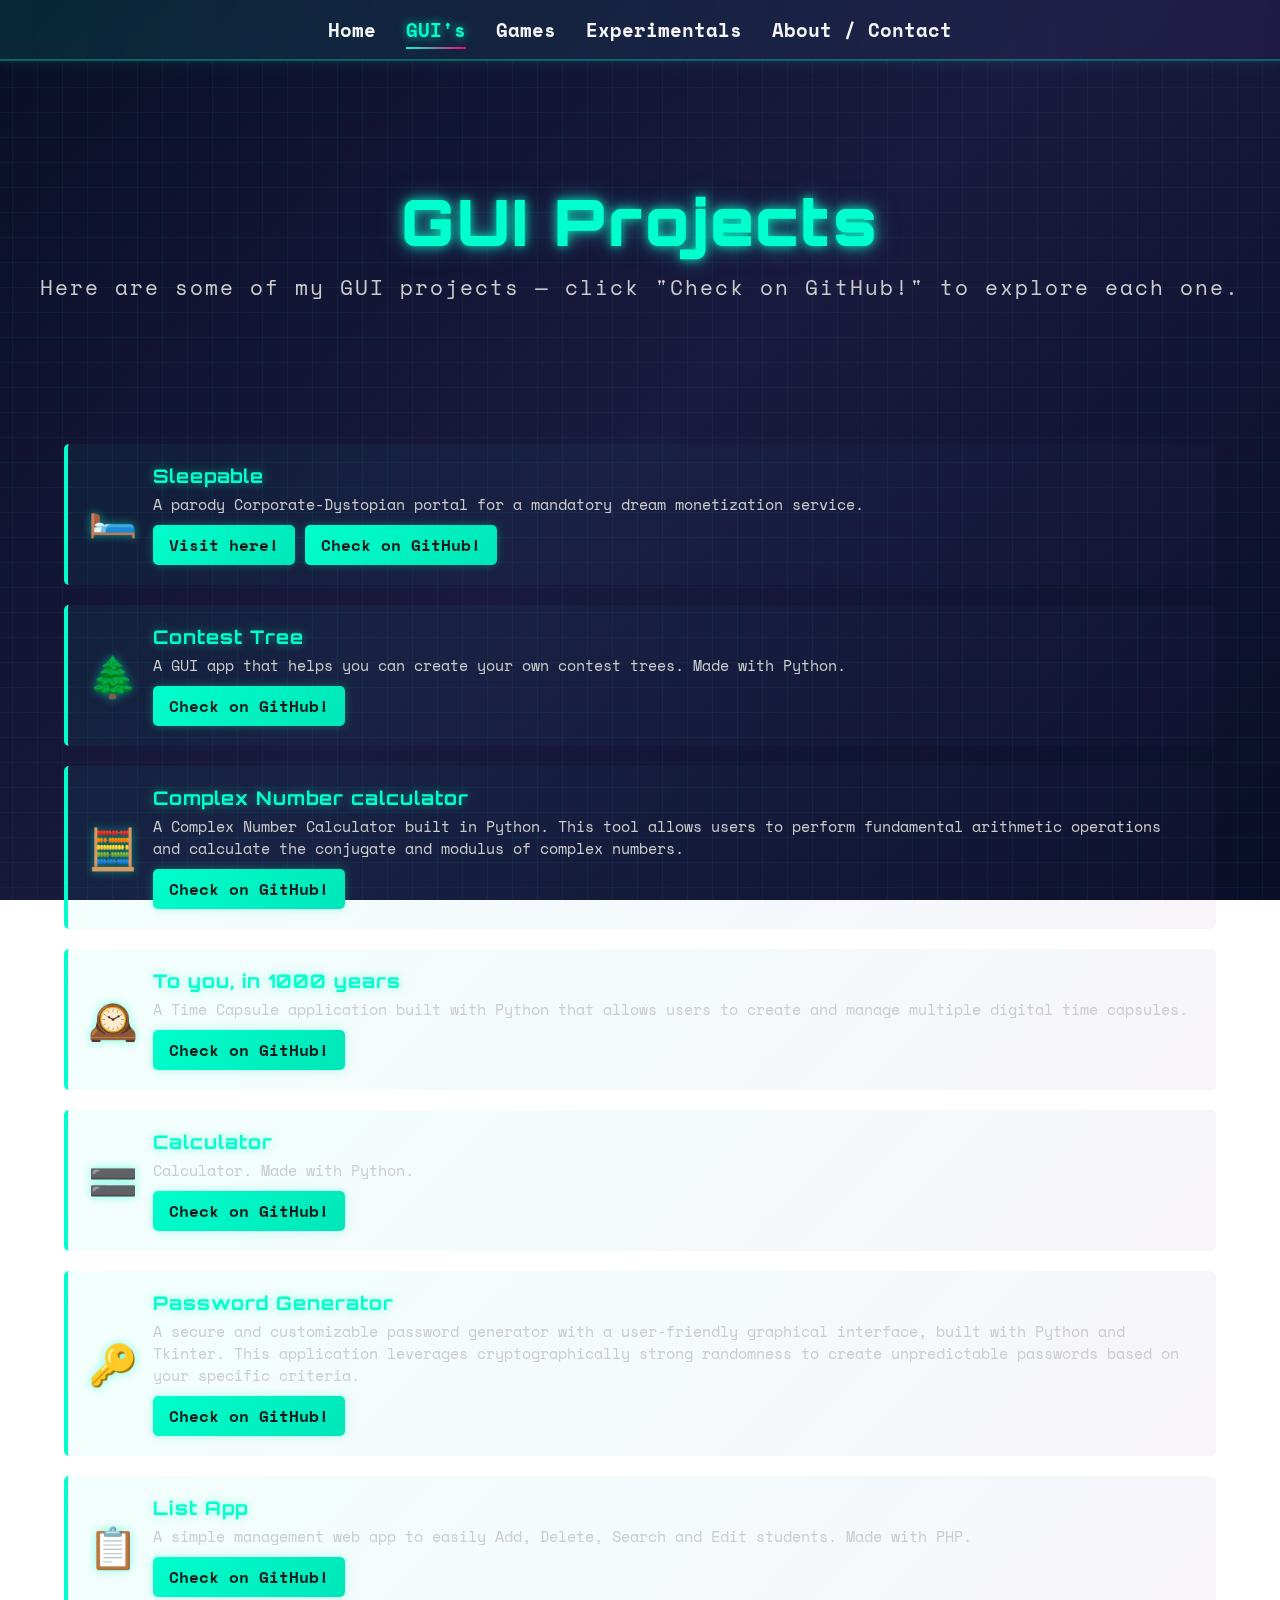
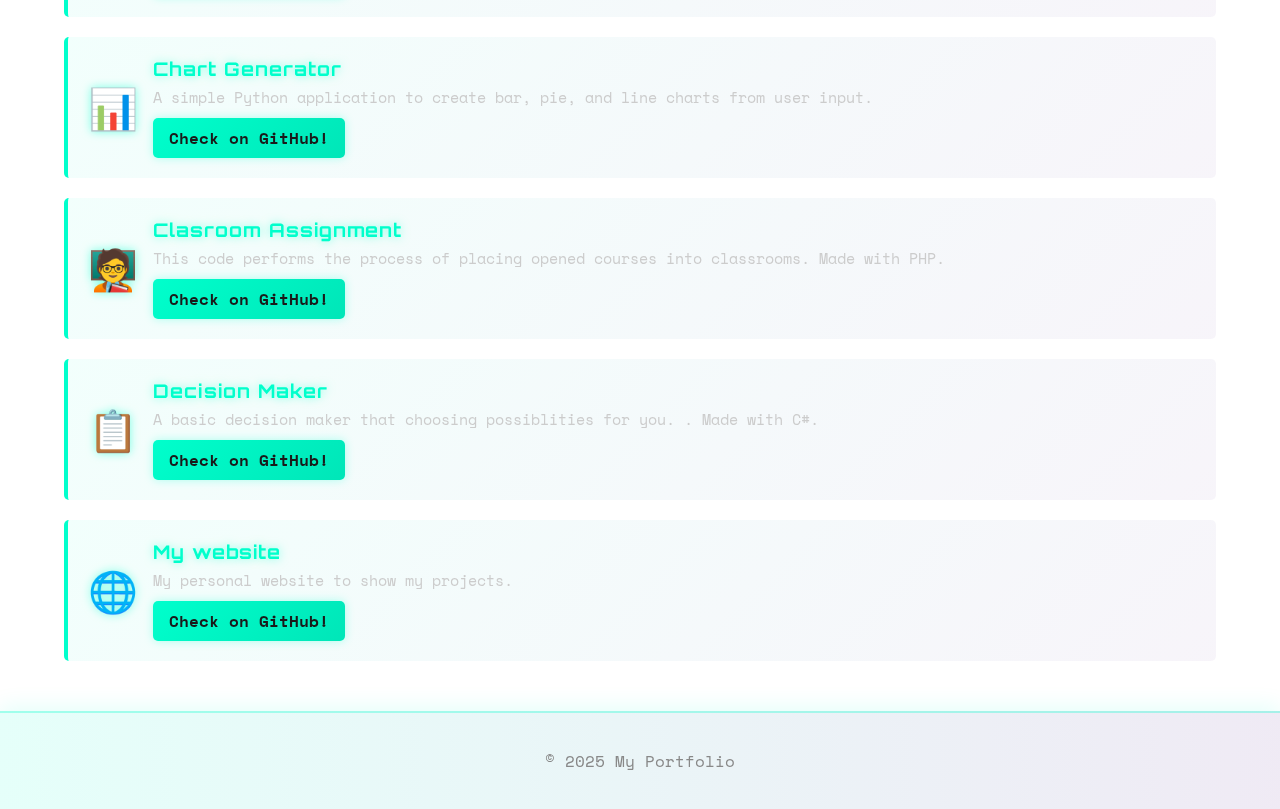
<file: pages/gui.html>
<!DOCTYPE html>
<html lang="en">
<head>
  <meta charset="UTF-8">
  <meta name="viewport" content="width=device-width, initial-scale=1.0">
  <title>GUI Projects - My Portfolio</title>
  <link rel="stylesheet" href="../css/style.css">
</head>
<body>
  <!-- Top Menu -->
  <nav class="menu">
    <ul>
      <li><a href="../index.html">Home</a></li>
      <li><a href="gui.html" class="active">GUI's</a></li>
      <li><a href="games.html">Games</a></li>
      <li><a href="exp.html">Experimentals</a></li>
      <li><a href="about.html">About / Contact</a></li>
    </ul>
  </nav>

  <main>
    <!-- Page Title -->
    <section class="welcome">
      <h1>GUI Projects</h1>
      <p style="color:#ccc; text-align:center; margin-top:10px;">
        Here are some of my GUI projects — click "Check on GitHub!" to explore each one.
      </p>
    </section>

    <!-- Projects List -->
    <section class="projects">

      <div class="project-item">
        <span class="emoji">🛏️</span>
        <div class="project-info">
          <h3>Sleepable</h3>
          <p>A parody Corporate-Dystopian portal for a mandatory dream monetization service. </p>
          <div class="project-links">
            <a href="../sleepable/index.html" target="_blank" class="btn">Visit here!</a>
            <a href="https://github.com/UnidentifiedObject/Sleepable" target="_blank" class="btn">Check on GitHub!</a>
           
          </div>
        </div>
      </div>
      
      <div class="project-item">
        <span class="emoji">🌲</span>
        <div class="project-info">
          <h3>Contest Tree</h3>
          <p>A GUI app that helps you can create your own contest trees. Made with Python.</p>
          <div class="project-links">
            <a href="https://github.com/UnidentifiedObject/contestTree" target="_blank" class="btn">Check on GitHub!</a>
            
          </div>
        </div>
      </div>

      <div class="project-item">
        <span class="emoji">🧮</span>
        <div class="project-info">
          <h3>Complex Number calculator</h3>
          <p>A Complex Number Calculator built in Python. This tool allows users to perform fundamental arithmetic operations and calculate the conjugate and modulus of complex numbers.</p>
          <div class="project-links">
            <a href="https://github.com/UnidentifiedObject/Complex_Number_Calculator" target="_blank" class="btn">Check on GitHub!</a>
           
          </div>
        </div>
      </div>

      <div class="project-item">
        <span class="emoji">🕰️</span>
        <div class="project-info">
          <h3>To you, in 1000 years</h3>
          <p>A Time Capsule application built with Python that allows users to create and manage multiple digital time capsules.</p>
          <div class="project-links">
            <a href="https://github.com/UnidentifiedObject/To_You_In_1000_Years" target="_blank" class="btn">Check on GitHub!</a>
            
          </div>
        </div>
      </div>

       <div class="project-item">
        <span class="emoji">🟰</span>
        <div class="project-info">
          <h3>Calculator</h3>
          <p>Calculator. Made with Python.</p>
          <div class="project-links">
            <a href="https://github.com/UnidentifiedObject/Calculator" target="_blank" class="btn">Check on GitHub!</a>
            
          </div>
        </div>
      </div>

       <div class="project-item">
        <span class="emoji">🔑</span>
        <div class="project-info">
          <h3>Password Generator</h3>
          <p>A secure and customizable password generator with a user-friendly graphical interface, built with Python and Tkinter. This application leverages cryptographically strong randomness to create unpredictable passwords based on your specific criteria.</p>
          <div class="project-links">
            <a href="https://github.com/UnidentifiedObject/Password_generator" target="_blank" class="btn">Check on GitHub!</a>
            
          </div>
        </div>
      </div>

      <div class="project-item">
        <span class="emoji">📋</span>
        <div class="project-info">
          <h3>List App</h3>
          <p>A simple management web app to easily Add, Delete, Search and Edit students. Made with PHP.</p>
          <div class="project-links">
            <a href="https://github.com/UnidentifiedObject/StudentListApp" target="_blank" class="btn">Check on GitHub!</a>
            
          </div>
        </div>
      </div>

      <div class="project-item">
        <span class="emoji">📊</span>
        <div class="project-info">
          <h3>Chart Generator</h3>
          <p>A simple Python application to create bar, pie, and line charts from user input.</p>
          <div class="project-links">
            <a href="https://github.com/UnidentifiedObject/Chart_generator" target="_blank" class="btn">Check on GitHub!</a>
            
          </div>
        </div>
      </div>

      <div class="project-item">
        <span class="emoji">🧑‍🏫</span>
        <div class="project-info">
          <h3>Clasroom Assignment</h3>
          <p>This code performs the process of placing opened courses into classrooms. Made with PHP.</p>
          <div class="project-links">
            <a href="https://github.com/UnidentifiedObject/Classroom-assignment-software" target="_blank" class="btn">Check on GitHub!</a>
            
          </div>
        </div>
      </div>

      <div class="project-item">
        <span class="emoji">📋</span>
        <div class="project-info">
          <h3>Decision Maker</h3>
          <p>A basic decision maker that choosing possiblities for you. . Made with C#.</p>
          <div class="project-links">
            <a href="https://github.com/UnidentifiedObject/Decision-Maker" target="_blank" class="btn">Check on GitHub!</a>
            
          </div>
        </div>
      </div>

      <div class="project-item">
        <span class="emoji">🌐</span>
        <div class="project-info">
          <h3>My website</h3>
          <p>My personal website to show my projects.</p>
          <div class="project-links">
            <a href="https://github.com/UnidentifiedObject/my-website" target="_blank" class="btn">Check on GitHub!</a>
            
          </div>
        </div>
      </div>


    </section>
  </main>

  <!-- Footer -->
  <footer>
    <p>&copy; 2025 My Portfolio</p>
  </footer>
</body>
</html>
</file>
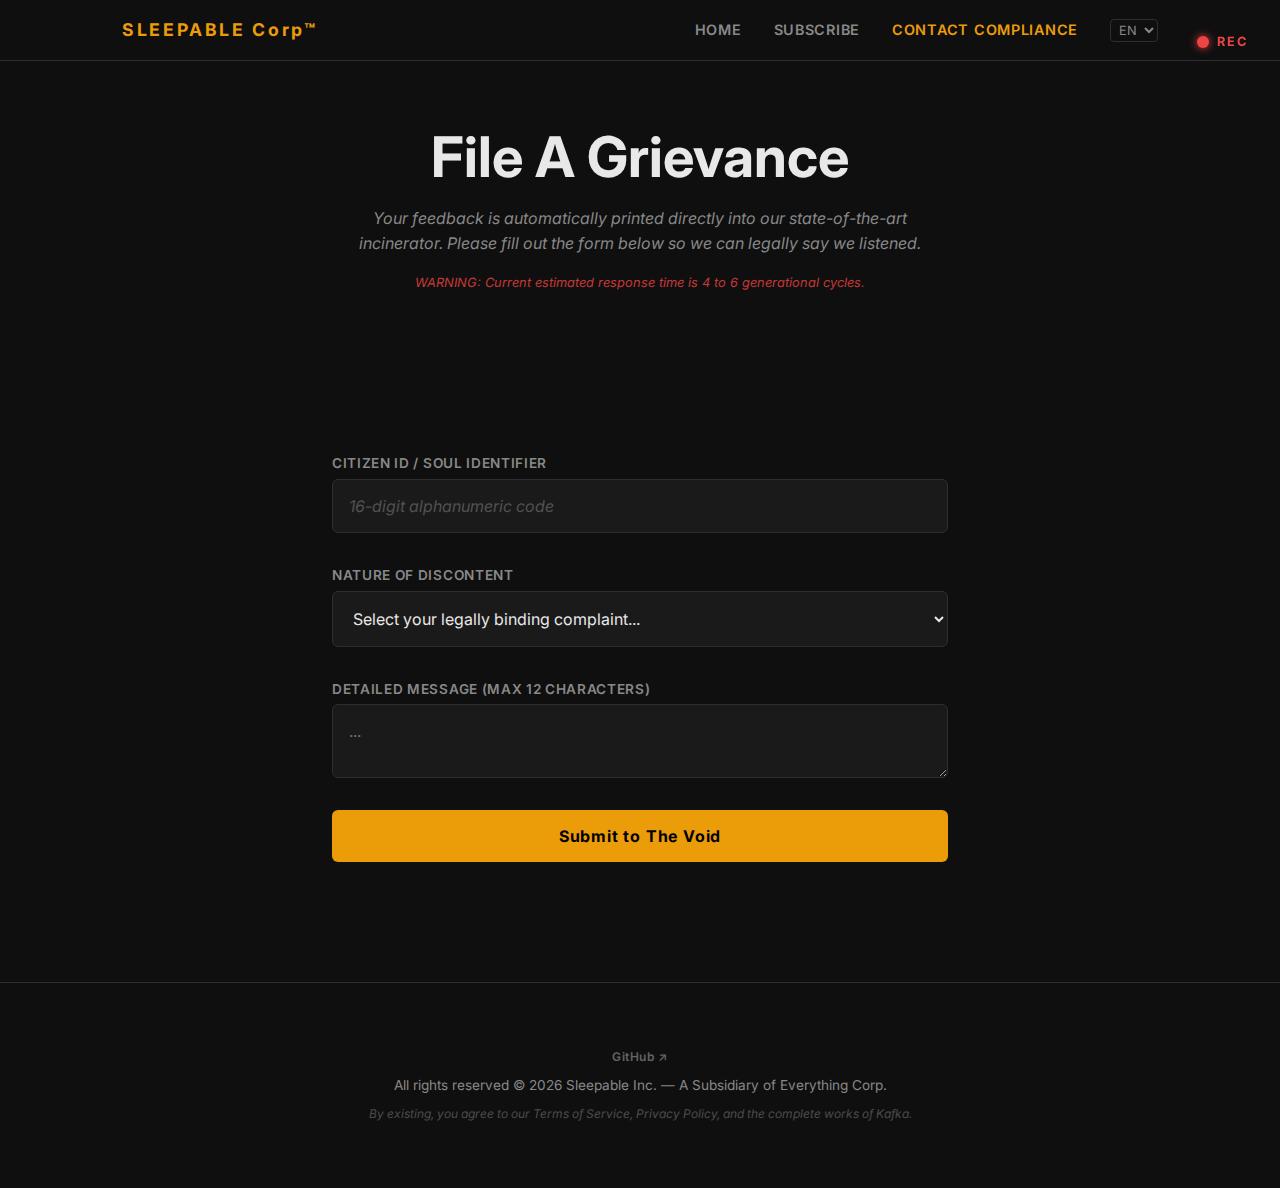
<file: sleepable/contact.html>
<!DOCTYPE html>
<html lang="en">

<head>
    <meta charset="UTF-8">
    <meta name="viewport" content="width=device-width, initial-scale=1.0">
    <title>Sleepable — Contact Compliance</title>
    <link rel="icon" href="data:image/svg+xml,<svg xmlns=%22http://www.w3.org/2000/svg%22 viewBox=%220 0 100 100%22><text y=%22.9em%22 font-size=%2290%22>👁️</text></svg>">
    <link rel="stylesheet" href="style.css">
    <link rel="preconnect" href="https://fonts.googleapis.com">
    <link href="https://fonts.googleapis.com/css2?family=Inter:wght@300;400;600;700&display=swap" rel="stylesheet">
    <script src="language.js" defer></script>
</head>

<body>

    <div class="recording-indicator">
        <span class="recording-dot"></span>
        <span class="en">REC</span>
        <span class="tr">KAYIT</span>
    </div>

    <header class="site-header">
        <div class="header-inner">
            <span class="logo">SLEEPABLE Corp™</span>
            <nav>
                <ul class="nav-links">
                    <li><a href="index.html">
                            <span class="en">Home</span><span class="tr">Anasayfa</span>
                        </a></li>
                    <li><a href="moneymoneymoney.html">
                            <span class="en">Subscribe</span><span class="tr">Abone Ol</span>
                        </a></li>
                    <li><a href="contact.html" class="nav-active">
                            <span class="en">Contact Compliance</span><span class="tr">İletişim</span>
                        </a></li>
                    <li>
                        <select id="lang-select" class="lang-switcher">
                            <option value="en">EN</option>
                            <option value="tr">TR</option>
                        </select>
                    </li>
                </ul>
            </nav>
        </div>
    </header>

    <main>

        <section class="pricing-hero" style="max-width: 650px;">
            <h1 class="glitch">
                <span class="en">File A Grievance</span><span class="tr">Şikayet Oluştur</span>
            </h1>
            <p class="pricing-subtitle">
                <span class="en">Your feedback is automatically printed directly into our state-of-the-art incinerator.
                    Please fill out the form below so we can legally say we listened.</span>
                <span class="tr">Geri bildiriminiz otomatik olarak son teknoloji çöp yakma fırınımıza yazdırılır. Yasal
                    olarak dinlediğimizi iddia edebilmemiz için lütfen aşağıdaki formu doldurun.</span>
            </p>
            <p class="hero-disclaimer" style="margin-top: 1rem;">
                <span class="en">WARNING: Current estimated response time is 4 to 6 generational cycles.</span>
                <span class="tr">UYARI: Mevcut tahmini yanıt süresi 4 ila 6 nesil döngüsüdür.</span>
            </p>
        </section>

        <section class="signup-section">
            <form class="signup-form" action="">

                <div class="form-group">
                    <label for="citizen-id">
                        <span class="en">Citizen ID / Soul Identifier</span><span class="tr">Vatandaşlık No / Ruh
                            Tanımlayıcı</span>
                    </label>
                    <input type="text" id="citizen-id" name="citizen-id" placeholder="16-digit alphanumeric code"
                        required>
                </div>

                <div class="form-group">
                    <label for="complaint-type">
                        <span class="en">Nature of Discontent</span><span class="tr">Hoşnutsuzluğun Sebebi</span>
                    </label>
                    <select id="complaint-type" name="complaint-type" required>
                        <option value="" disabled selected data-tr="Yasal olarak bağlayıcı şikayetinizi seçin...">Select
                            your legally binding complaint...</option>
                        <option value="ads" data-tr="Rüyalarımdaki reklamlar çok yüksek sesli">The ads in my dreams are
                            too loud</option>
                        <option value="mascot" data-tr="Kurumsal maskotunuz kabuslarımı işgal ediyor">Your corporate
                            mascot is haunting my nightmares</option>
                        <option value="billing" data-tr="Bana yanlışlıkla $50.000 fatura edildi (İade edilemez)">I was
                            accidentally billed $50,000 (Non-refundable)</option>
                        <option value="existential" data-tr="Genel varoluşsal kaygı (Desteklenmeyen davranış)">General
                            existential dread (Unsupported behavior)</option>
                    </select>
                </div>

                <div class="form-group">
                    <label for="message">
                        <span class="en">Detailed Message (Max 12 characters)</span><span class="tr">Detaylı Mesaj (En
                            fazla 12 karakter)</span>
                    </label>
                    <textarea id="message" name="message" rows="2" placeholder="..." required></textarea>
                </div>

                <button type="submit" class="submit-button">
                    <span class="en">Submit to The Void</span><span class="tr">Boşluğa Gönder</span>
                </button>

            </form>
        </section>

    </main>

    <footer class="site-footer">
        <div class="footer-social">
            <a href="https://github.com/UnidentifiedObject" target="_blank">
                <span class="en">GitHub ↗</span><span class="tr">GitHub ↗</span>
            </a>
        </div>
        <p>
            <span class="en">All rights reserved &copy; 2026 Sleepable Inc. — A Subsidiary of Everything Corp.</span>
            <span class="tr">Tüm hakları saklıdır &copy; 2026 Sleepable Inc. — Her Şey Corp. Bir İştiraki.</span>
        </p>
        <p class="footer-fine-print">
            <span class="en">By existing, you agree to our Terms of Service, Privacy Policy, and the complete works of
                Kafka.</span>
            <span class="tr">Var olarak, Hizmet Şartlarımızı, Gizlilik Politikamızı ve Kafka'nın tüm eserlerini kabul
                etmiş olursunuz.</span>
        </p>
    </footer>

</body>

</html>
</file>
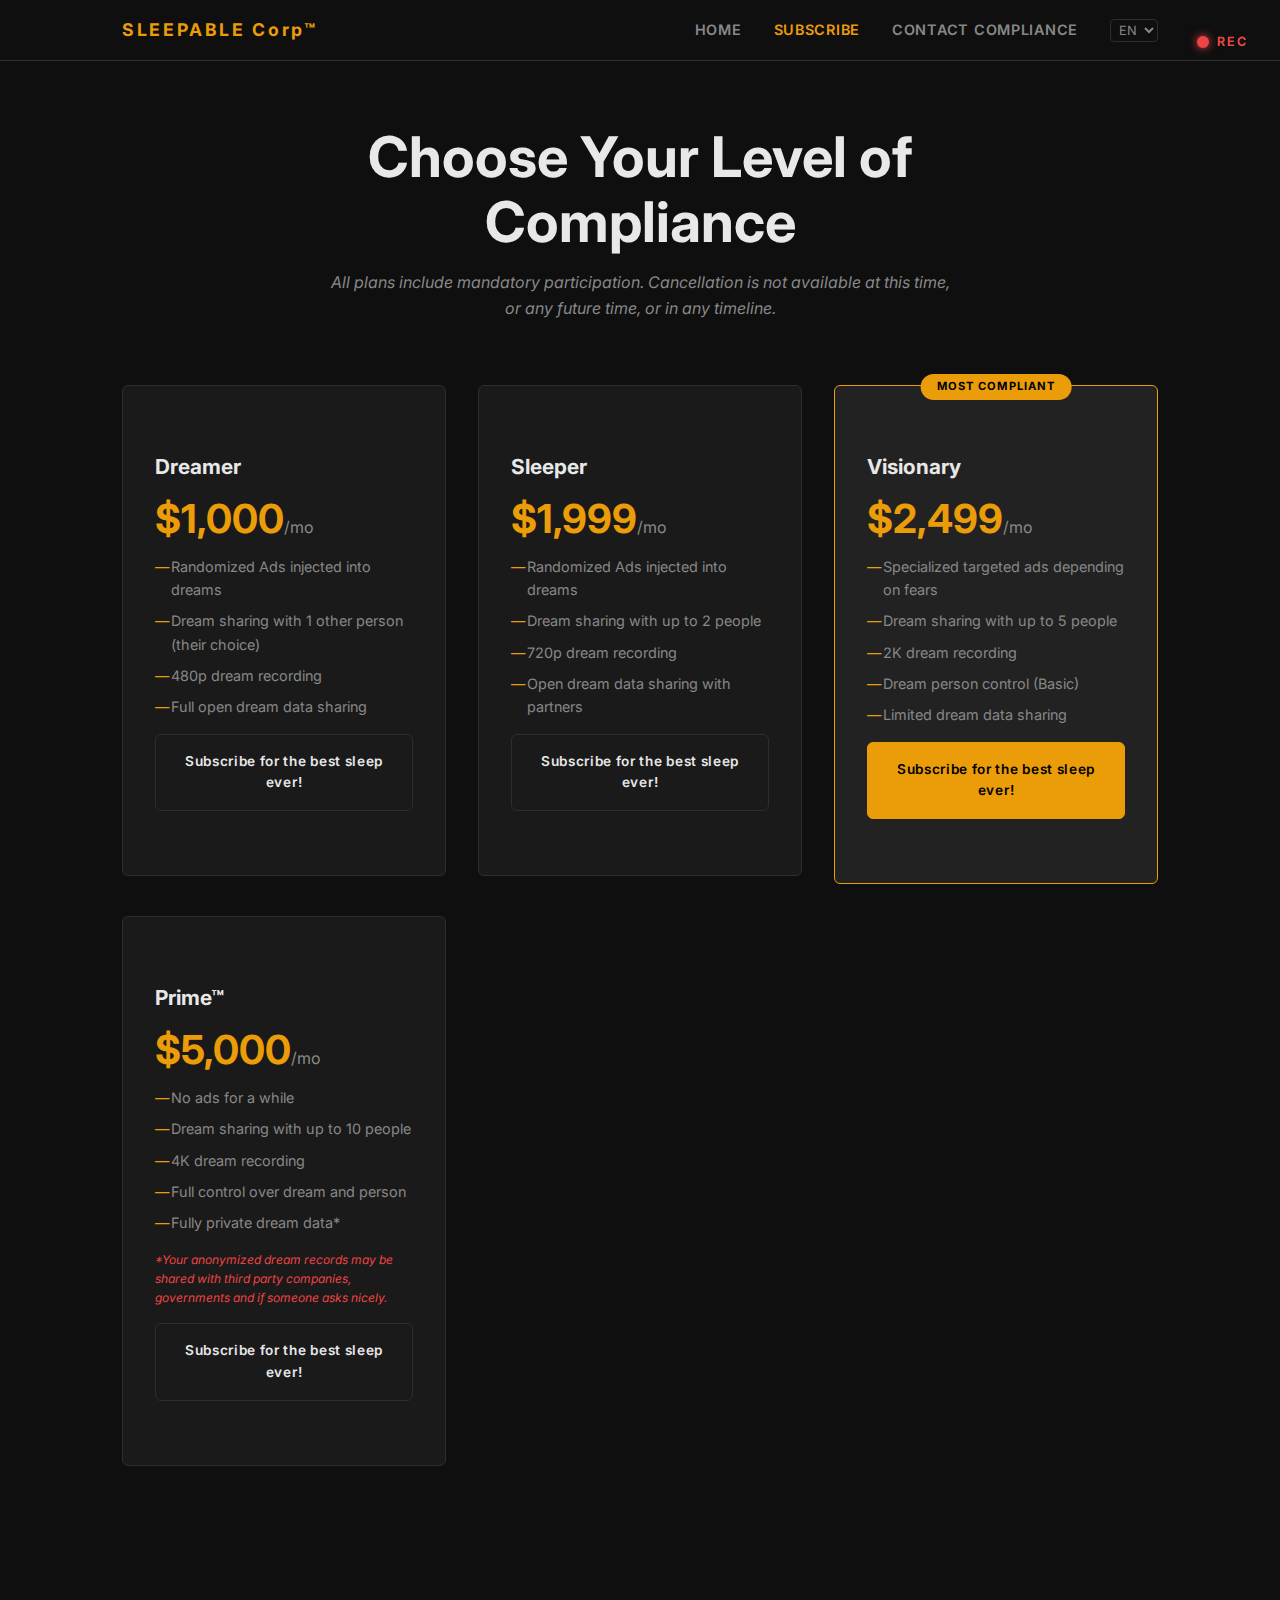
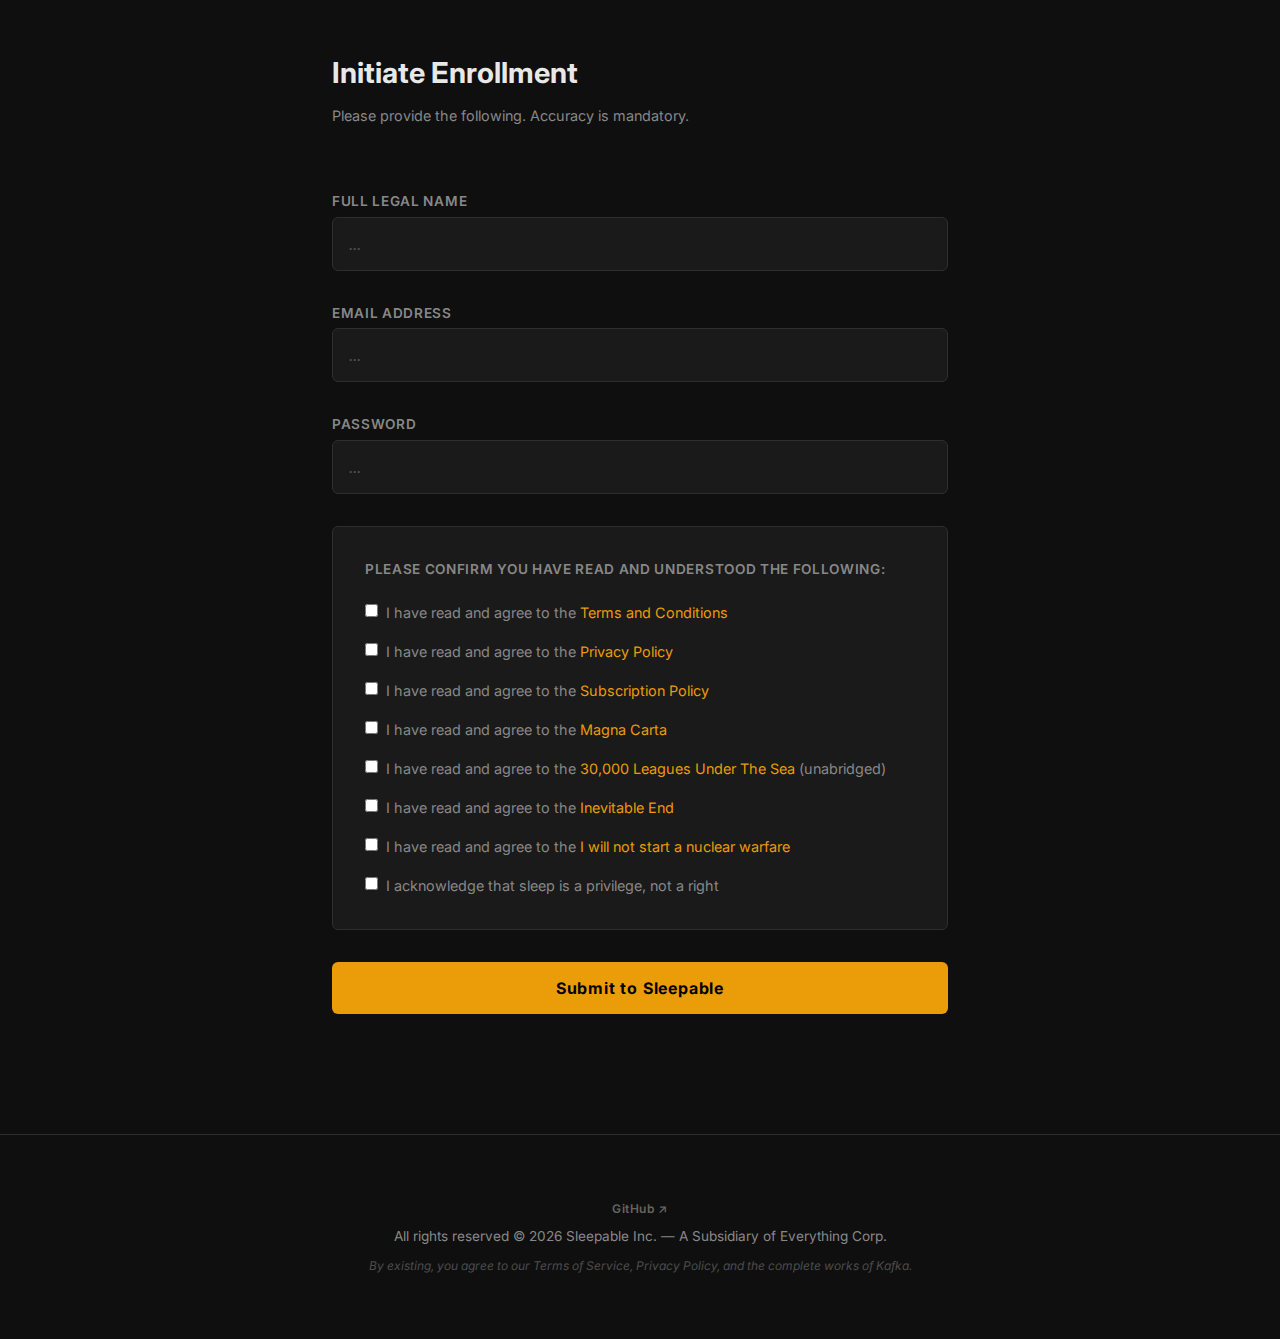
<file: sleepable/moneymoneymoney.html>
<!DOCTYPE html>
<html lang="en">

<head>
    <meta charset="UTF-8">
    <meta name="viewport" content="width=device-width, initial-scale=1.0">
    <title>Sleepable — Pricing & Compliance</title>
    <link rel="icon" href="data:image/svg+xml,<svg xmlns=%22http://www.w3.org/2000/svg%22 viewBox=%220 0 100 100%22><text y=%22.9em%22 font-size=%2290%22>👁️</text></svg>">
    <link rel="stylesheet" href="style.css">
    <link rel="preconnect" href="https://fonts.googleapis.com">
    <link href="https://fonts.googleapis.com/css2?family=Inter:wght@300;400;600;700&display=swap" rel="stylesheet">
    <script src="language.js" defer></script>
</head>

<body>

    <div class="recording-indicator">
        <span class="recording-dot"></span>
        <span class="en">REC</span>
        <span class="tr">KAYIT</span>
    </div>

    <header class="site-header">
        <div class="header-inner">
            <span class="logo">SLEEPABLE Corp™</span>
            <nav>
                <ul class="nav-links">
                    <li><a href="index.html">
                            <span class="en">Home</span><span class="tr">Anasayfa</span>
                        </a></li>
                    <li><a href="moneymoneymoney.html" class="nav-active">
                            <span class="en">Subscribe</span><span class="tr">Abone Ol</span>
                        </a></li>
                    <li><a href="contact.html">
                            <span class="en">Contact Compliance</span><span class="tr">İletişim</span>
                        </a></li>
                    <li>
                        <select id="lang-select" class="lang-switcher">
                            <option value="en">EN</option>
                            <option value="tr">TR</option>
                        </select>
                    </li>
                </ul>
            </nav>
        </div>
    </header>

    <main>

        <section class="pricing-hero">
            <h1 class="glitch">
                <span class="en">Choose Your Level of Compliance</span>
                <span class="tr">Uyumluluk Seviyenizi Seçin</span>
            </h1>
            <p class="pricing-subtitle">
                <span class="en">All plans include mandatory participation. Cancellation is not available at this time,
                    or any future time, or in any timeline.</span>
                <span class="tr">Tüm planlar zorunlu katılım içerir. Abonelik iptali şu anda, gelecekte veya alternatif
                    herhangi bir zaman çizelgesinde mümkün değildir.</span>
            </p>
        </section>

        <section class="pricing-section">
            <div class="pricing-grid">

                <div class="pricing-card">
                    <h2 class="plan-name">
                        <span class="en">Dreamer</span><span class="tr">Hayalperest</span>
                    </h2>
                    <p class="plan-price">$1,000<span class="price-period"><span class="en">/mo</span><span
                                class="tr">/ay</span></span></p>
                    <ul class="plan-features">
                        <li><span class="en">Randomized Ads injected into dreams</span><span class="tr">Rüyalara enjekte
                                edilen rastgele reklamlar</span></li>
                        <li><span class="en">Dream sharing with 1 other person (their choice)</span><span
                                class="tr">Rüyayı 1 kişiyle paylaşma (onların seçtiği)</span></li>
                        <li><span class="en">480p dream recording</span><span class="tr">480p rüya kaydı</span></li>
                        <li><span class="en">Full open dream data sharing</span><span class="tr">Tam açık rüya verisi
                                paylaşımı</span></li>
                    </ul>
                    <a href="#signup-form" class="plan-button">
                        <span class="en">Subscribe for the best sleep ever!</span><span class="tr">Abone olun!</span>
                    </a>
                </div>

                <div class="pricing-card">
                    <h2 class="plan-name">
                        <span class="en">Sleeper</span><span class="tr">Uyuyan</span>
                    </h2>
                    <p class="plan-price">$1,999<span class="price-period"><span class="en">/mo</span><span
                                class="tr">/ay</span></span></p>
                    <ul class="plan-features">
                        <li><span class="en">Randomized Ads injected into dreams</span><span class="tr">Rüyalara enjekte
                                edilen rastgele reklamlar</span></li>
                        <li><span class="en">Dream sharing with up to 2 people</span><span class="tr">Rüyayı 2 kişiye
                                kadar paylaşma</span></li>
                        <li><span class="en">720p dream recording</span><span class="tr">720p rüya kaydı</span></li>
                        <li><span class="en">Open dream data sharing with partners</span><span class="tr">Ortaklarla
                                açık rüya verisi paylaşımı</span></li>
                    </ul>
                    <a href="#signup-form" class="plan-button">
                        <span class="en">Subscribe for the best sleep ever!</span><span class="tr">Abone olun!</span>
                    </a>
                </div>

                <div class="pricing-card pricing-card--featured">
                    <span class="featured-badge">
                        <span class="en">MOST COMPLIANT</span><span class="tr">EN UYUMLU</span>
                    </span>
                    <h2 class="plan-name">
                        <span class="en">Visionary</span><span class="tr">Vizyoner</span>
                    </h2>
                    <p class="plan-price">$2,499<span class="price-period"><span class="en">/mo</span><span
                                class="tr">/ay</span></span></p>
                    <ul class="plan-features">
                        <li><span class="en">Specialized targeted ads depending on fears</span><span
                                class="tr">Korkulara dayalı özel hedefli reklamlar</span></li>
                        <li><span class="en">Dream sharing with up to 5 people</span><span class="tr">Rüyayı 5 kişiye
                                kadar paylaşma</span></li>
                        <li><span class="en">2K dream recording</span><span class="tr">2K rüya kaydı</span></li>
                        <li><span class="en">Dream person control (Basic)</span><span class="tr">Rüya kişisi kontrolü
                                (Temel)</span></li>
                        <li><span class="en">Limited dream data sharing</span><span class="tr">Sınırlı rüya verisi
                                paylaşımı</span></li>
                    </ul>
                    <a href="#signup-form" class="plan-button plan-button--featured">
                        <span class="en">Subscribe for the best sleep ever!</span><span class="tr">Abone olun!</span>
                    </a>
                </div>

                <div class="pricing-card">
                    <h2 class="plan-name">Prime™</h2>
                    <p class="plan-price">$5,000<span class="price-period"><span class="en">/mo</span><span
                                class="tr">/ay</span></span></p>
                    <ul class="plan-features">
                        <li><span class="en">No ads for a while</span><span class="tr">Bir süreliğine reklamsız
                                uyku</span></li>
                        <li><span class="en">Dream sharing with up to 10 people</span><span class="tr">Rüyayı 10 kişiye
                                kadar paylaşma</span></li>
                        <li><span class="en">4K dream recording</span><span class="tr">4K rüya kaydı</span></li>
                        <li><span class="en">Full control over dream and person</span><span class="tr">Rüya ve kişiler
                                üzerinde tam kontrol</span></li>
                        <li><span class="en">Fully private dream data*</span><span class="tr">Tamamen gizli rüya
                                verisi*</span></li>
                    </ul>
                    <p class="plan-asterisk">
                        <span class="en">*Your anonymized dream records may be shared with third party companies,
                            governments and if someone asks nicely.</span>
                        <span class="tr">*Yine de anonim rüya kayıtlarınız şirketler, hükümetler veya nazikçe soran
                            herhangi biriyle paylaşılabilir.</span>
                    </p>
                    <a href="#signup-form" class="plan-button">
                        <span class="en">Subscribe for the best sleep ever!</span><span class="tr">Abone olun!</span>
                    </a>
                </div>

            </div>
        </section>

        <section class="signup-section" id="signup-form">
            <h2 class="section-title">
                <span class="en">Initiate Enrollment</span><span class="tr">Abonelik Başlat</span>
            </h2>
            <p class="signup-subtitle">
                <span class="en">Please provide the following. Accuracy is mandatory.</span>
                <span class="tr">Lütfen aşağıdakileri sağlayın. Doğruluk zorunludur.</span>
            </p>

            <form class="signup-form" action="">

                <div class="form-group">
                    <label for="name">
                        <span class="en">Full Legal Name</span><span class="tr">Tam Yasal İsim</span>
                    </label>
                    <input type="text" id="name" name="name" placeholder="..." required>
                </div>

                <div class="form-group">
                    <label for="email">
                        <span class="en">Email Address</span><span class="tr">E-Posta Adresi</span>
                    </label>
                    <input type="email" id="email" name="email" placeholder="..." required>
                </div>

                <div class="form-group">
                    <label for="password">
                        <span class="en">Password</span><span class="tr">Şifre</span>
                    </label>
                    <input type="password" id="password" name="password" placeholder="..." required>
                </div>

                <div class="agreements">
                    <p class="agreements-title">
                        <span class="en">Please confirm you have read and understood the following:</span>
                        <span class="tr">Lütfen aşağıdakileri okuyup anladığınızı onaylayın:</span>
                    </p>

                    <div class="checkbox-group">
                        <input type="checkbox" id="terms" name="terms" required>
                        <label for="terms">
                            <span class="en">I have read and agree to the <a href="#">Terms and Conditions</a></span>
                            <span class="tr"><a href="#">Şartlar ve Koşullar</a>ı okudum ve kabul ediyorum</span>
                        </label>
                    </div>

                    <div class="checkbox-group">
                        <input type="checkbox" id="privacy" name="privacy" required>
                        <label for="privacy">
                            <span class="en">I have read and agree to the <a href="#">Privacy Policy</a></span>
                            <span class="tr"><a href="#">Gizlilik Politikası</a>nı okudum ve kabul ediyorum</span>
                        </label>
                    </div>

                    <div class="checkbox-group">
                        <input type="checkbox" id="subscription-policy" name="subscription-policy" required>
                        <label for="subscription-policy">
                            <span class="en">I have read and agree to the <a href="#">Subscription Policy</a></span>
                            <span class="tr"><a href="#">Abonelik Politikası</a>nı okudum ve kabul ediyorum</span>
                        </label>
                    </div>

                    <div class="checkbox-group">
                        <input type="checkbox" id="magna-carta" name="magna-carta" required>
                        <label for="magna-carta">
                            <span class="en">I have read and agree to the <a href="#">Magna Carta</a></span>
                            <span class="tr"><a href="#">Magna Carta</a>'yı okudum ve kabul ediyorum</span>
                        </label>
                    </div>

                    <div class="checkbox-group">
                        <input type="checkbox" id="leagues" name="leagues" required>
                        <label for="leagues">
                            <span class="en">I have read and agree to the <a href="#">30,000 Leagues Under The Sea</a>
                                (unabridged)</span>
                            <span class="tr"><a href="#">Denizler Altında Yirmi Bin Fersah</a> kitabını (kısaltılmamış)
                                okudum ve kabul ediyorum</span>
                        </label>
                    </div>

                    <div class="checkbox-group">
                        <input type="checkbox" id="inevitable" name="inevitable" required>
                        <label for="inevitable">
                            <span class="en">I have read and agree to the <a href="#">Inevitable End</a></span>
                            <span class="tr"><a href="#">Kaçınılmaz Son</a>'u okudum ve kabul ediyorum</span>
                        </label>
                    </div>

                    <div class="checkbox-group">
                        <input type="checkbox" id="bad" name="bad" required>
                        <label for="bad">
                            <span class="en">I have read and agree to the <a href="#">I will not start a nuclear
                                    warfare</a></span>
                            <span class="tr"><a href="#">Nükleer Savaş Başlatmayacağım Sözleşmesi</a>ni okudum ve
                                onaylıyorum</span>
                        </label>
                    </div>

                    <div class="checkbox-group">
                        <input type="checkbox" id="sleep" name="sleep" required>
                        <label for="sleep">
                            <span class="en">I acknowledge that sleep is a privilege, not a right</span>
                            <span class="tr">Uykunun bir hak değil, bir ayrıcalık olduğunu kabul ediyorum</span>
                        </label>
                    </div>
                </div>

                <button type="submit" class="submit-button">
                    <span class="en">Submit to Sleepable</span><span class="tr">Sleepable'a Teslim Ol</span>
                </button>

            </form>
        </section>

    </main>

    <footer class="site-footer">
        <div class="footer-social">
            <a href="https://github.com/UnidentifiedObject" target="_blank">
                <span class="en">GitHub ↗</span><span class="tr">GitHub ↗</span>
            </a>
        </div>
        <p>
            <span class="en">All rights reserved &copy; 2026 Sleepable Inc. — A Subsidiary of Everything Corp.</span>
            <span class="tr">Tüm hakları saklıdır &copy; 2026 Sleepable Inc. — Her Şey Corp. Bir İştiraki.</span>
        </p>
        <p class="footer-fine-print">
            <span class="en">By existing, you agree to our Terms of Service, Privacy Policy, and the complete works of
                Kafka.</span>
            <span class="tr">Var olarak, Hizmet Şartlarımızı, Gizlilik Politikamızı ve Kafka'nın tüm eserlerini okuyup
                anladığınızı kabul edersiniz.</span>
        </p>
    </footer>

</body>

</html>
</file>
<file: css/style.css>
/* General */
@import url('https://fonts.googleapis.com/css2?family=Orbitron:wght@400;700;900&family=Space+Mono:wght@400;700&display=swap');

body {
  font-family: 'Space Mono', 'Courier New', monospace; /* retro vibe */
  background: linear-gradient(135deg, #0a0e27 0%, #1a1a3e 50%, #0a0e27 100%);
  background-attachment: fixed;
  color: #f5f5f5;
  margin: 0;
  padding: 0;
  position: relative;
  overflow-x: hidden;
}

/* Animated background grid */
body::before {
  content: '';
  position: fixed;
  top: 0;
  left: 0;
  width: 100%;
  height: 100%;
  background-image: 
    linear-gradient(0deg, transparent 24%, rgba(0, 255, 204, 0.05) 25%, rgba(0, 255, 204, 0.05) 26%, transparent 27%, transparent 74%, rgba(0, 255, 204, 0.05) 75%, rgba(0, 255, 204, 0.05) 76%, transparent 77%, transparent),
    linear-gradient(90deg, transparent 24%, rgba(0, 255, 204, 0.05) 25%, rgba(0, 255, 204, 0.05) 26%, transparent 27%, transparent 74%, rgba(0, 255, 204, 0.05) 75%, rgba(0, 255, 204, 0.05) 76%, transparent 77%, transparent);
  background-size: 50px 50px;
  pointer-events: none;
  z-index: -1;
}

/* Menu */
nav.menu {
  display: flex;
  justify-content: center;
  background: linear-gradient(90deg, rgba(0, 255, 204, 0.1), rgba(102, 51, 153, 0.1));
  backdrop-filter: blur(10px);
  padding: 15px 0;
  border-bottom: 2px solid rgba(0, 255, 204, 0.3);
  box-shadow: 0 0 20px rgba(0, 255, 204, 0.1);
  position: sticky;
  top: 0;
  z-index: 100;
}

nav.menu ul {
  list-style: none;
  display: flex;
  gap: 30px;
  margin: 0;
  padding: 0;
}

nav.menu ul li {
  cursor: pointer;
  font-size: 1.2rem;
  font-weight: 600;
}

nav.menu ul li a {
  color: #f5f5f5;       
  text-decoration: none; 
  transition: all 0.3s ease;
  position: relative;
  padding-bottom: 5px;
}

nav.menu ul li a::after {
  content: '';
  position: absolute;
  bottom: 0;
  left: 0;
  width: 0;
  height: 2px;
  background: linear-gradient(90deg, #00ffcc, #ff006e);
  transition: width 0.3s ease;
}

nav.menu ul li:hover a {
  color: #00ffcc;
  text-shadow: 0 0 10px rgba(0, 255, 204, 0.8);
}

nav.menu ul li a:hover::after {
  width: 100%;
}

/* Welcome Section */
section.welcome {
  text-align: center;
  margin: 80px 0;
  padding: 40px 20px;
  position: relative;
}

section.welcome h1 {
  font-family: 'Orbitron', 'Courier New', monospace; 
  font-size: 4rem;
  font-weight: 900;
  color: #00ffcc;
  text-align: center;
  margin: 0;
  text-shadow: 
    0 0 10px rgba(0, 255, 204, 0.8),
    0 0 20px rgba(0, 255, 204, 0.5),
    0 0 30px rgba(102, 51, 153, 0.3);
  letter-spacing: 3px;
  animation: glitch 3s infinite;
}

@keyframes glitch {
  0%, 100% { text-shadow: 0 0 10px rgba(0, 255, 204, 0.8), 0 0 20px rgba(0, 255, 204, 0.5); }
  50% { text-shadow: 0 0 20px rgba(0, 255, 204, 0.8), 0 0 30px rgba(102, 51, 153, 0.6); }
}

section.welcome p {
  font-size: 1.3rem;
  color: #00ffcc;
  margin-top: 20px;
  letter-spacing: 2px;
}

/* Slider Section */
section.slider {
  width: 90%;
  margin: 0 auto 50px auto;
  overflow: hidden;
  border-radius: 10px;
  box-shadow: 
    0 0 20px rgba(0, 255, 204, 0.4),
    inset 0 0 20px rgba(0, 255, 204, 0.1);
  border: 2px solid rgba(0, 255, 204, 0.3);
  position: relative;
  background: linear-gradient(135deg, rgba(0, 255, 204, 0.05), rgba(102, 51, 153, 0.05));
}

.slides {
  display: flex;
  transition: transform 0.5s ease-in-out;
}

.slide {
  min-width: 100%;
  box-sizing: border-box;
  display: flex;
  justify-content: center;
  align-items: center;
}

.slide img {
  width: auto;
  max-width: 100%;
  max-height: 300px;
  border-radius: 5px;
  filter: brightness(0.9) contrast(1.1);
  transition: filter 0.3s ease;
}

.slide img:hover {
  filter: brightness(1) contrast(1.2) drop-shadow(0 0 10px rgba(0, 255, 204, 0.5));
}


/* Projects Section */
.projects {
  display: flex;
  flex-direction: column;
  gap: 20px;
  margin: 50px auto;
  width: 90%;
}

.project-item {
  display: flex;
  align-items: center;
  gap: 15px;
  padding: 20px;
  background: linear-gradient(135deg, rgba(0, 255, 204, 0.05), rgba(102, 51, 153, 0.05));
  border-left: 4px solid #00ffcc;
  border-radius: 5px;
  transition: all 0.3s ease;
  position: relative;
  overflow: hidden;
}

.project-item::before {
  content: '';
  position: absolute;
  top: 0;
  left: -100%;
  width: 100%;
  height: 100%;
  background: linear-gradient(90deg, transparent, rgba(0, 255, 204, 0.2), transparent);
  transition: left 0.5s ease;
}

.project-item:hover {
  background: linear-gradient(135deg, rgba(0, 255, 204, 0.15), rgba(102, 51, 153, 0.15));
  box-shadow: 0 0 20px rgba(0, 255, 204, 0.3);
  border-left-color: #ff006e;
  transform: translateX(10px);
}

.project-item:hover::before {
  left: 100%;
}

.project-item .emoji {
  font-size: 2.5rem;
  flex-shrink: 0;
  filter: drop-shadow(0 0 5px rgba(0, 255, 204, 0.5));
}

.project-item .project-info {
  flex: 1;
}

.project-item h3 {
  margin: 0;
  color: #00ffcc;
  font-family: 'Orbitron', monospace;
  letter-spacing: 1px;
  text-shadow: 0 0 10px rgba(0, 255, 204, 0.5);
}

.project-item p {
  margin: 5px 0 0 0;
  color: #ccc;
  font-size: 0.95rem;
}

.project-item .btn {
  padding: 8px 16px;
  background: linear-gradient(135deg, #00ffcc, #00e6b8);
  color: #1a1a1a;
  text-decoration: none;
  border-radius: 5px;
  font-weight: bold;
  transition: all 0.3s ease;
  flex-shrink: 0;
  border: none;
  cursor: pointer;
  box-shadow: 0 0 10px rgba(0, 255, 204, 0.3);
}

.project-item .btn:hover {
  background: linear-gradient(135deg, #ff006e, #ff0066);
  box-shadow: 0 0 20px rgba(255, 0, 110, 0.6);
  transform: scale(1.05);
}


/* Make body a flex container */
body {
  display: flex;
  flex-direction: column;
  min-height: 100vh; /* full viewport height */
  margin: 0;
}

/* Make main take all remaining space */
main {
  flex: 1; /* grows to fill space between header/menu and footer */
}

/* Footer stays at bottom */
footer {
  background: linear-gradient(90deg, rgba(0, 255, 204, 0.1), rgba(102, 51, 153, 0.1));
  backdrop-filter: blur(10px);
  color: #888;
  text-align: center;
  padding: 20px;
  border-top: 2px solid rgba(0, 255, 204, 0.3);
  box-shadow: 0 -5px 20px rgba(0, 255, 204, 0.1);
}

.arrow {
  position: absolute;
  top: 50%;
  transform: translateY(-50%);
  background: linear-gradient(135deg, rgba(0, 255, 204, 0.2), rgba(102, 51, 153, 0.2));
  backdrop-filter: blur(5px);
  border: 2px solid rgba(0, 255, 204, 0.4);
  font-size: 1.5rem;
  color: #fff;
  width: 35px;
  height: 35px;
  display: flex;
  align-items: center;
  justify-content: center;
  cursor: pointer;
  border-radius: 50%;
  opacity: 0.4;
  transition: all 0.3s ease;
  z-index: 10;
}

.arrow:hover {
  opacity: 1;
  color: #00ffcc;
  background: linear-gradient(135deg, rgba(0, 255, 204, 0.5), rgba(102, 51, 153, 0.5));
  border-color: #00ffcc;
  box-shadow: 0 0 20px rgba(0, 255, 204, 0.6);
  transform: translateY(-50%) scale(1.2);
}

.arrow.prev {
  left: 10px;
}

.arrow.next {
  right: 10px;
}

section.slider {
  position: relative; /* necessary for absolute positioning arrows */
}
/* Highlight active page in menu */
nav.menu ul li a.active {
  color: #00ffcc;
  font-weight: bold;
  text-shadow: 0 0 10px rgba(0, 255, 204, 0.8);
}

nav.menu ul li a.active::after {
  width: 100%;
}

/* Project buttons: secondary style for live demo */
.project-links {
  margin-top: 10px;
  display: flex;
  gap: 10px;
}

.project-links .btn.secondary {
  background: linear-gradient(135deg, rgba(255, 255, 255, 0.2), rgba(102, 51, 153, 0.2));
  color: #ccc;
  border: 1px solid rgba(255, 255, 255, 0.3);
  transition: all 0.3s ease;
}

.project-links .btn.secondary:hover {
  background: linear-gradient(135deg, rgba(255, 0, 110, 0.3), rgba(102, 51, 153, 0.5));
  color: #ff006e;
  border-color: #ff006e;
  box-shadow: 0 0 15px rgba(255, 0, 110, 0.4);
}

main > .about,
main > .contact {
  display: flex;
  flex-direction: column;
  justify-content: center;
  align-items: center;
  text-align: center;
  gap: 50px;
  padding: 40px 20px;
}

.about p, .contact p {
  font-size: 1.1rem;
  line-height: 1.6;
  max-width: 700px;
  color: #ddd;
}

.contact a.btn {
  background: linear-gradient(135deg, #00ffcc, #00e6b8);
  color: #1a1a1a;
  text-decoration: none;
  padding: 10px 20px;
  border-radius: 5px;
  font-weight: bold;
  transition: all 0.3s ease;
  border: none;
  cursor: pointer;
  box-shadow: 0 0 15px rgba(0, 255, 204, 0.4);
}

.contact a.btn:hover {
  background: linear-gradient(135deg, #ff006e, #ff0066);
  box-shadow: 0 0 25px rgba(255, 0, 110, 0.6);
  transform: translateY(-3px);
}

.language-selector {
  position: absolute;
  top: 20px;
  right: 20px;
  display: flex;
  gap: 10px;
}

.language-selector .flag {
  font-size: 1.5rem;
  cursor: pointer;
  transition: all 0.3s ease;
  filter: drop-shadow(0 0 5px rgba(0, 255, 204, 0.3));
}

.language-selector .flag:hover {
  transform: scale(1.4) rotate(10deg);
  filter: drop-shadow(0 0 10px rgba(0, 255, 204, 0.8));
}

/* Mobile Responsiveness */
@media (max-width: 768px) {
  section.welcome h1 {
    font-size: 2.5rem;
  }

  nav.menu ul {
    gap: 15px;
  }

  nav.menu ul li a {
    font-size: 0.9rem;
  }

  .project-item {
    flex-direction: column;
    align-items: flex-start;
  }

  .project-item .btn {
    width: 100%;
    text-align: center;
  }
}

@media (max-width: 480px) {
  section.welcome h1 {
    font-size: 1.8rem;
    letter-spacing: 1px;
  }

  nav.menu {
    flex-direction: column;
  }

  nav.menu ul {
    flex-direction: column;
    gap: 10px;
  }

  .projects {
    width: 95%;
  }

  .language-selector {
    top: 10px;
    right: 10px;
  }

  .arrow {
    width: 30px;
    height: 30px;
    font-size: 1.2rem;
  }
}
</file>
<file: sleepable/style.css>
/*
 * ============================================================
 *  SLEEPABLE™ — GLOBAL STYLESHEET
 *  Aesthetic: Aperture Science (clean, corporate, slightly evil)
 * ============================================================
 */

:root {
    --color-bg: #0f0f0f;
    --color-surface: #1a1a1a;
    --color-surface-alt: #222222;
    --color-border: #2e2e2e;
    --color-text: #e8e8e8;
    --color-text-muted: #888888;
    --color-accent: #eb9c09;
    --color-accent-dark: #c2560d;
    --color-danger: #ef4444;

    --font-main: 'Inter', sans-serif;

    --space-xs: 4px;
    --space-sm: 8px;
    --space-md: 16px;
    --space-lg: 32px;
    --space-xl: 64px;
    --space-xxl: 120px;

    --border-radius: 6px;
    --transition: 0.2s ease;
}

*,
*::before,
*::after {
    margin: 0;
    padding: 0;
    box-sizing: border-box;
}

body {
    font-family: var(--font-main);
    background-color: var(--color-bg);
    color: var(--color-text);
    line-height: 1.6;
}

/* ============================================================
   HEADER & NAVIGATION
   ============================================================ */

.site-header {
    position: sticky;
    top: 0;
    z-index: 100;

    background-color: var(--color-bg);
    border-bottom: 1px solid var(--color-border);
    backdrop-filter: blur(10px);
}

.header-inner {
    display: flex;
    justify-content: space-between;
    align-items: center;

    max-width: 1100px;
    margin: 0 auto;
    padding: var(--space-md) var(--space-lg);
}

.logo {
    font-size: 1.1rem;
    font-weight: 700;
    letter-spacing: 0.15em;
    color: var(--color-accent);
}

.nav-links {
    display: flex;
    gap: var(--space-lg);
    list-style: none;
}

.nav-links a {
    text-decoration: none;
    color: var(--color-text-muted);
    font-size: 0.9rem;
    font-weight: 600;
    letter-spacing: 0.05em;
    text-transform: uppercase;
    transition: color var(--transition);
}

.nav-links a:hover,
.nav-links a.nav-active {
    color: var(--color-accent);
}

.lang-switcher {
    background: transparent;
    border: 1px solid var(--color-border);
    color: var(--color-text-muted);
    font-family: var(--font-main);
    font-size: 0.8rem;
    padding: 2px 4px;
    border-radius: 4px;
    cursor: pointer;
    outline: none;
    transition: all var(--transition);
}

.lang-switcher:hover {
    color: var(--color-accent);
    border-color: var(--color-accent);
}

/* ============================================================
   HERO SECTION (index.html)
   ============================================================ */

.hero {
    max-width: 800px;
    margin: 0 auto;
    padding: var(--space-xxl) var(--space-lg);
    text-align: center;
}

.hero-title {
    font-size: clamp(2.5rem, 6vw, 4.5rem);
    font-weight: 700;
    line-height: 1.1;
    letter-spacing: -0.02em;
    margin-bottom: var(--space-lg);
    color: var(--color-text);
}

.hero-subtitle {
    font-size: 1.1rem;
    color: var(--color-text-muted);
    max-width: 600px;
    margin: 0 auto var(--space-md);
}

.hero-disclaimer {
    font-size: 0.8rem;
    color: var(--color-danger);
    max-width: 550px;
    margin: 0 auto var(--space-xl);
    font-style: italic;
    opacity: 0.8;
}

.cta-button {
    display: inline-block;
    background-color: var(--color-accent);
    color: #000;
    text-decoration: none;
    font-weight: 700;
    font-size: 0.95rem;
    letter-spacing: 0.05em;
    padding: var(--space-md) var(--space-xl);
    border-radius: var(--border-radius);
    transition: background-color var(--transition), transform var(--transition);
}

.cta-button:hover {
    background-color: var(--color-accent-dark);
    transform: scale(1.03);
}

/* ============================================================
   FEATURES SECTION (index.html)
   ============================================================ */

.features {
    max-width: 1100px;
    margin: 0 auto;
    padding: var(--space-xl) var(--space-lg) var(--space-xxl);
}

.section-title {
    font-size: 1.8rem;
    font-weight: 700;
    text-align: center;
    margin-bottom: var(--space-xl);
    color: var(--color-text);
}

.feature-grid {
    display: grid;
    grid-template-columns: repeat(3, 1fr);
    gap: var(--space-lg);
}

.feature-card {
    background-color: var(--color-surface);
    border: 1px solid var(--color-border);
    border-radius: var(--border-radius);
    padding: var(--space-xl) var(--space-lg);
    text-align: center;
    transition: border-color var(--transition), transform var(--transition);
}

.feature-card:hover {
    border-color: var(--color-accent);
    transform: translateY(-4px);
}

.feature-icon {
    font-size: 2.5rem;
    display: block;
    margin-bottom: var(--space-md);
}

.feature-card h3 {
    font-size: 1.1rem;
    font-weight: 600;
    margin-bottom: var(--space-sm);
    color: var(--color-text);
}

.feature-card p {
    font-size: 0.9rem;
    color: var(--color-text-muted);
}

/* ============================================================
   PRICING HERO (moneymoneymoney.html)
   ============================================================ */

.pricing-hero {
    max-width: 700px;
    margin: 0 auto;
    padding: var(--space-xl) var(--space-lg) var(--space-lg);
    text-align: center;
}

.pricing-hero h1 {
    font-size: clamp(2rem, 5vw, 3.5rem);
    font-weight: 700;
    line-height: 1.15;
    margin-bottom: var(--space-md);
}

.pricing-subtitle {
    font-size: 1rem;
    color: var(--color-text-muted);
    font-style: italic;
}

/* ============================================================
   PRICING CARDS (moneymoneymoney.html)
   ============================================================ */

.pricing-section {
    max-width: 1100px;
    margin: 0 auto;
    padding: var(--space-lg) var(--space-lg) var(--space-xxl);
}

.pricing-grid {
    display: grid;
    grid-template-columns: repeat(auto-fit, minmax(240px, 1fr));
    gap: var(--space-lg);
    align-items: start;
}

.pricing-card {
    background-color: var(--color-surface);
    border: 1px solid var(--color-border);
    border-radius: var(--border-radius);
    padding: var(--space-xl) var(--space-lg);
    display: flex;
    flex-direction: column;
    gap: var(--space-md);
    transition: border-color var(--transition);
    position: relative;
}

.pricing-card:hover {
    border-color: var(--color-accent);
}

.pricing-card--featured {
    border-color: var(--color-accent);
    background-color: var(--color-surface-alt);
}

.featured-badge {
    position: absolute;
    top: -12px;
    left: 50%;
    transform: translateX(-50%);
    background-color: var(--color-accent);
    color: #000;
    font-size: 0.7rem;
    font-weight: 700;
    letter-spacing: 0.1em;
    padding: var(--space-xs) var(--space-md);
    border-radius: 99px;
    white-space: nowrap;
}

.plan-name {
    font-size: 1.3rem;
    font-weight: 700;
    color: var(--color-text);
}

.plan-price {
    font-size: 2.5rem;
    font-weight: 700;
    color: var(--color-accent);
    line-height: 1;
}

.price-period {
    font-size: 1rem;
    font-weight: 400;
    color: var(--color-text-muted);
}

.plan-features {
    list-style: none;
    display: flex;
    flex-direction: column;
    gap: var(--space-sm);
    flex-grow: 1;
}

.plan-features li {
    font-size: 0.9rem;
    color: var(--color-text-muted);
    padding-left: var(--space-md);
    position: relative;
}

.plan-features li::before {
    content: "—";
    position: absolute;
    left: 0;
    color: var(--color-accent);
}

.plan-asterisk {
    font-size: 0.75rem;
    color: var(--color-danger);
    font-style: italic;
}

.plan-button {
    display: block;
    text-align: center;
    text-decoration: none;
    border: 1px solid var(--color-border);
    color: var(--color-text);
    font-size: 0.85rem;
    font-weight: 600;
    letter-spacing: 0.05em;
    padding: var(--space-md);
    border-radius: var(--border-radius);
    transition: border-color var(--transition), color var(--transition), background-color var(--transition);
}

.plan-button:hover {
    border-color: var(--color-accent);
    color: var(--color-accent);
}

.plan-button--featured {
    background-color: var(--color-accent);
    border-color: var(--color-accent);
    color: #000;
}

.plan-button--featured:hover {
    background-color: var(--color-accent-dark);
    border-color: var(--color-accent-dark);
    color: #000;
}

/* ============================================================
   SIGNUP FORM (moneymoneymoney.html)
   ============================================================ */

.signup-section {
    max-width: 680px;
    margin: 0 auto;
    padding: var(--space-xl) var(--space-lg) var(--space-xxl);
}

.signup-section .section-title {
    text-align: left;
    margin-bottom: var(--space-sm);
}

.signup-subtitle {
    color: var(--color-text-muted);
    font-size: 0.9rem;
    margin-bottom: var(--space-xl);
}

.signup-form {
    display: flex;
    flex-direction: column;
    gap: var(--space-lg);
}

.form-group {
    display: flex;
    flex-direction: column;
    gap: var(--space-xs);
}

.form-group label {
    font-size: 0.85rem;
    font-weight: 600;
    color: var(--color-text-muted);
    letter-spacing: 0.05em;
    text-transform: uppercase;
}

.form-group input[type="text"],
.form-group input[type="email"],
.form-group input[type="password"],
.form-group select,
.form-group textarea {
    background-color: var(--color-surface);
    border: 1px solid var(--color-border);
    border-radius: var(--border-radius);
    color: var(--color-text);
    font-family: var(--font-main);
    font-size: 1rem;
    padding: var(--space-md);
    outline: none;
    transition: border-color var(--transition);
    width: 100%;
}

.form-group textarea {
    resize: vertical;
}

.form-group input:focus,
.form-group select:focus,
.form-group textarea:focus {
    border-color: var(--color-accent);
}

.form-group input::placeholder {
    color: var(--color-text-muted);
    opacity: 0.5;
    font-style: italic;
}

.agreements {
    display: flex;
    flex-direction: column;
    gap: var(--space-md);
    padding: var(--space-lg);
    background-color: var(--color-surface);
    border: 1px solid var(--color-border);
    border-radius: var(--border-radius);
}

.agreements-title {
    font-size: 0.85rem;
    color: var(--color-text-muted);
    font-weight: 600;
    text-transform: uppercase;
    letter-spacing: 0.05em;
    margin-bottom: var(--space-xs);
}

.checkbox-group {
    display: flex;
    align-items: flex-start;
    gap: var(--space-sm);
}

.checkbox-group input[type="checkbox"] {
    margin-top: 3px;
    accent-color: var(--color-accent);
    flex-shrink: 0;
}

.checkbox-group label {
    font-size: 0.9rem;
    color: var(--color-text-muted);
    cursor: pointer;
}

.checkbox-group label a {
    color: var(--color-accent);
    text-decoration: none;
}

.checkbox-group label a:hover {
    text-decoration: underline;
}

.submit-button {
    background-color: var(--color-accent);
    color: #000;
    font-family: var(--font-main);
    font-size: 1rem;
    font-weight: 700;
    letter-spacing: 0.05em;
    border: none;
    border-radius: var(--border-radius);
    padding: var(--space-md) var(--space-lg);
    cursor: pointer;
    transition: background-color var(--transition), transform var(--transition);
}

.submit-button:hover {
    background-color: var(--color-accent-dark);
    transform: scale(1.02);
}

/* ============================================================
   FOOTER
   ============================================================ */

.site-footer {
    border-top: 1px solid var(--color-border);
    text-align: center;
    padding: var(--space-xl) var(--space-lg);
    color: var(--color-text-muted);
    font-size: 0.85rem;
}

.footer-fine-print {
    margin-top: var(--space-sm);
    font-size: 0.75rem;
    opacity: 0.5;
    font-style: italic;
}

/* ============================================================
   DYSTOPIAN EXTRAS (RECORDING & GLITCH)
   ============================================================ */

/* 1. The Recording Dot */
@keyframes blink {
    0%, 100% { opacity: 1; }
    50% { opacity: 0; }
}

.recording-indicator {
    position: fixed;
    top: var(--space-lg);
    right: var(--space-lg);
    z-index: 9999;
    color: var(--color-danger);
    font-size: 0.8rem;
    font-weight: 700;
    letter-spacing: 0.15em;
    pointer-events: none;
    display: flex;
    align-items: center;
    gap: var(--space-sm);
}

.recording-dot {
    width: 12px;
    height: 12px;
    background-color: var(--color-danger);
    border-radius: 50%;
    animation: blink 1.5s infinite;
    box-shadow: 0 0 8px var(--color-danger);
}

/* 2. The Text Glitch (Jumpscare Edition) */
@keyframes text-glitch {
    0%, 99.4% { 
        transform: scale(1) translate(0); 
        text-shadow: none; 
        color: inherit;
        z-index: 1;
    }
    /* The Jumpscare begins in the last ~0.5s of a 90s loop */
    99.5% { 
        transform: scale(1.3) translate(-10px, 5px); 
        text-shadow: 5px 0 #ff0000; 
        color: #ff0000;
        z-index: 999;
    }
    99.6% { 
        transform: scale(6) translate(20px, -10px); 
        text-shadow: -15px 0 #ffff00; 
        color: #ffff00;
        z-index: 999;
    }
    99.7% { 
        transform: scale(12) translate(-5px, 15px); 
        text-shadow: 20px 0 #00ff00; 
        color: #00ff00;
        opacity: 0.9;
        z-index: 999;
    }
    99.8% { 
        transform: scale(0.5) translate(15px, -15px); 
        text-shadow: -10px 0 #ff0000; 
        color: #ff0000;
        opacity: 1;
        z-index: 999;
    }
    100% { 
        transform: scale(1) translate(0); 
        text-shadow: none; 
        color: inherit;
    }
}

.glitch {
    display: inline-block;
    position: relative; /* Needed for z-index to work during jumpscare */
    animation: text-glitch 90s infinite; 
    transform-origin: center;
}

/* ============================================================
   LANGUAGE SETUP
   ============================================================ */

/* Hide Turkish text when English is active */
body.lang-en .tr {
    display: none !important;
}

/* Hide English text when Turkish is active */
body.lang-tr .en {
    display: none !important;
}

.footer-social {
    margin-bottom: var(--space-sm);
    display: flex;
    justify-content: center;
    gap: var(--space-md);
}

.footer-social a {
    color: var(--color-text-muted);
    text-decoration: none;
    font-size: 0.75rem;
    font-weight: 600;
    letter-spacing: 0.05em;
    transition: color var(--transition);
    opacity: 0.7;
}
</file>
<file: terminal/style.css>
body {
  margin: 0;
  background-color: black;
  color: #00ff00;
  font-family: monospace;
  display: flex;
  justify-content: center;
  align-items: center;
  height: 100vh;
}

#terminal {
  width: 80%;
  max-width: 800px;
  height: 500px;
  background-color: #000;
  border: 3px solid #00ff00;
  padding: 10px;
  overflow-y: auto;
  box-shadow: 0 0 20px #00ff00;
}

.error-message {
    color: #ff0000; /* Bright Red for Errors */
    font-weight: bold;
}

.line {
  white-space: pre;
  word-break: break-all;
}

.header {
  color: #00ff00;
  font-weight: bold;
}

#inputLine {
  display: inline;
}

#cursor {
  display: inline;
  animation: blink 1s step-start infinite;
}

@keyframes blink {
  50% { opacity: 0; }
}

.success-message {
            color: #ffc107; /* Amber/Yellow for Wholesome/Success */
            font-weight: bold;
        }
</file>
